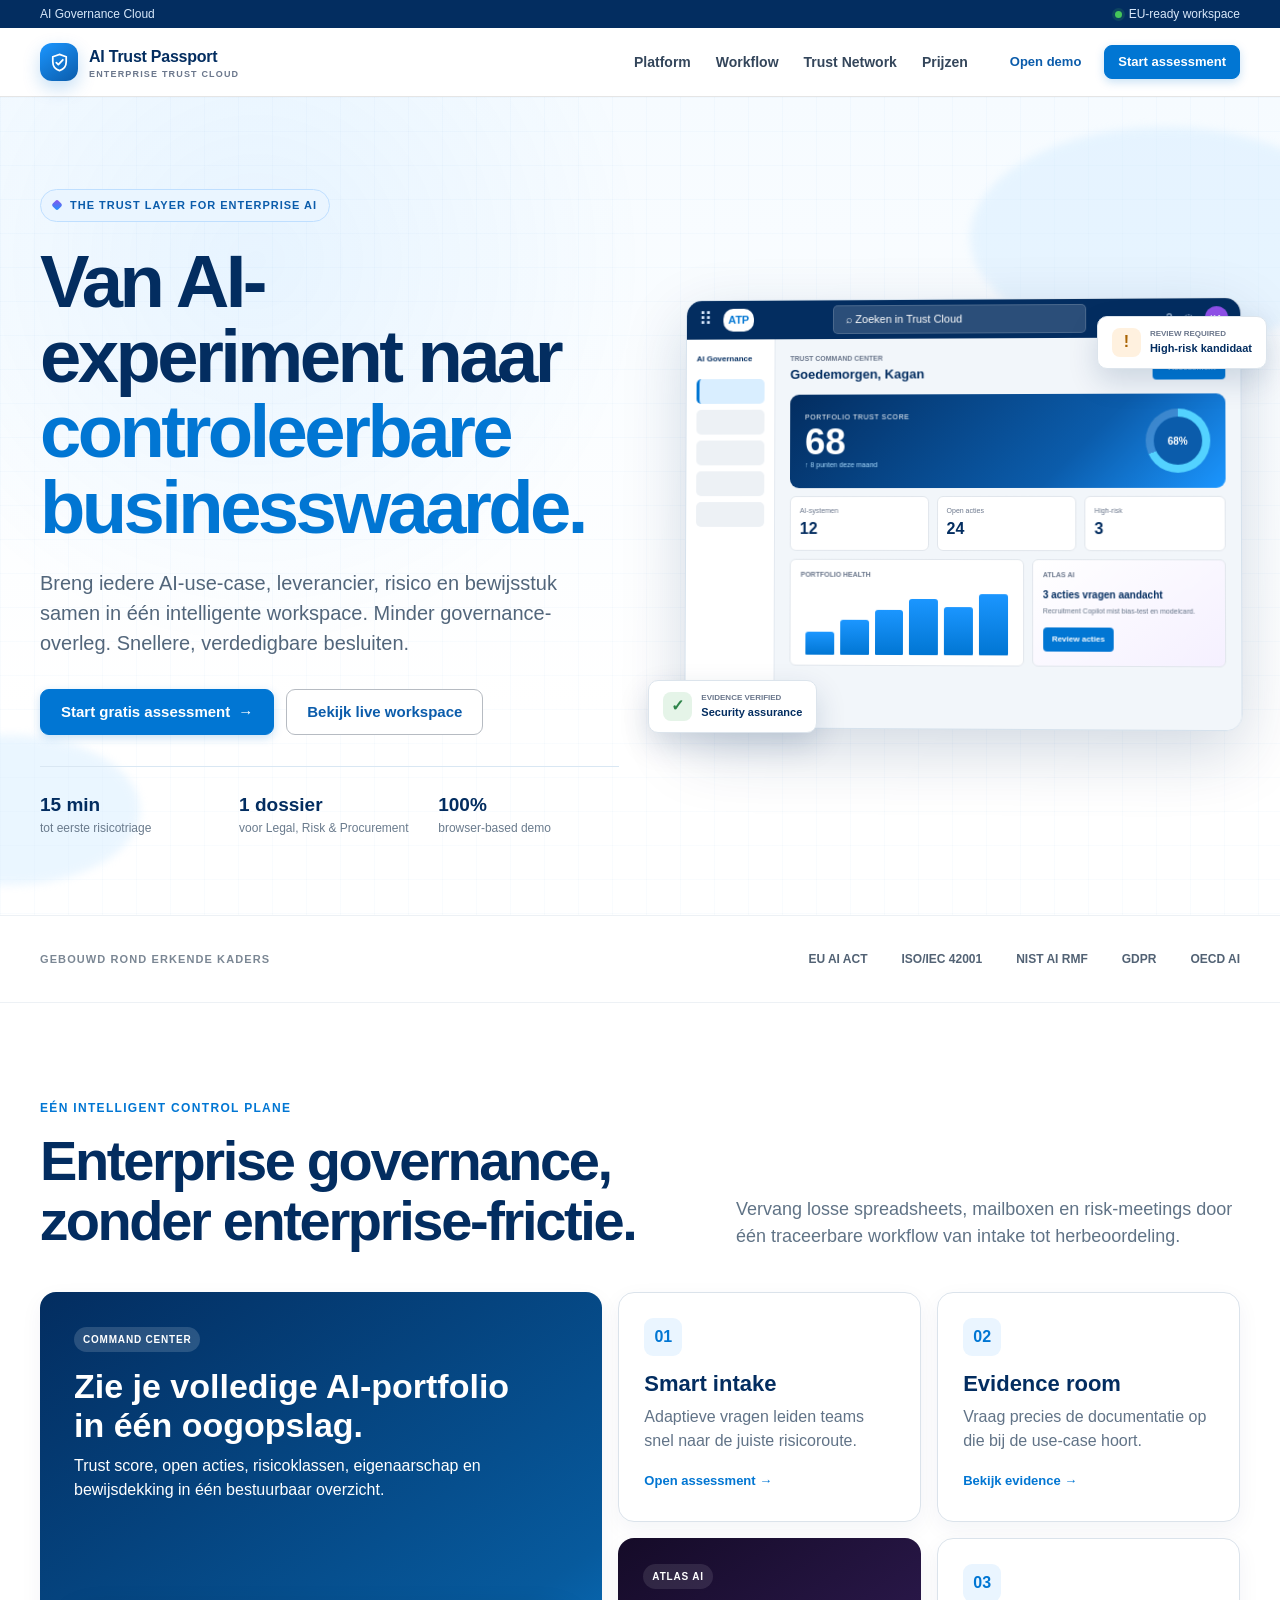
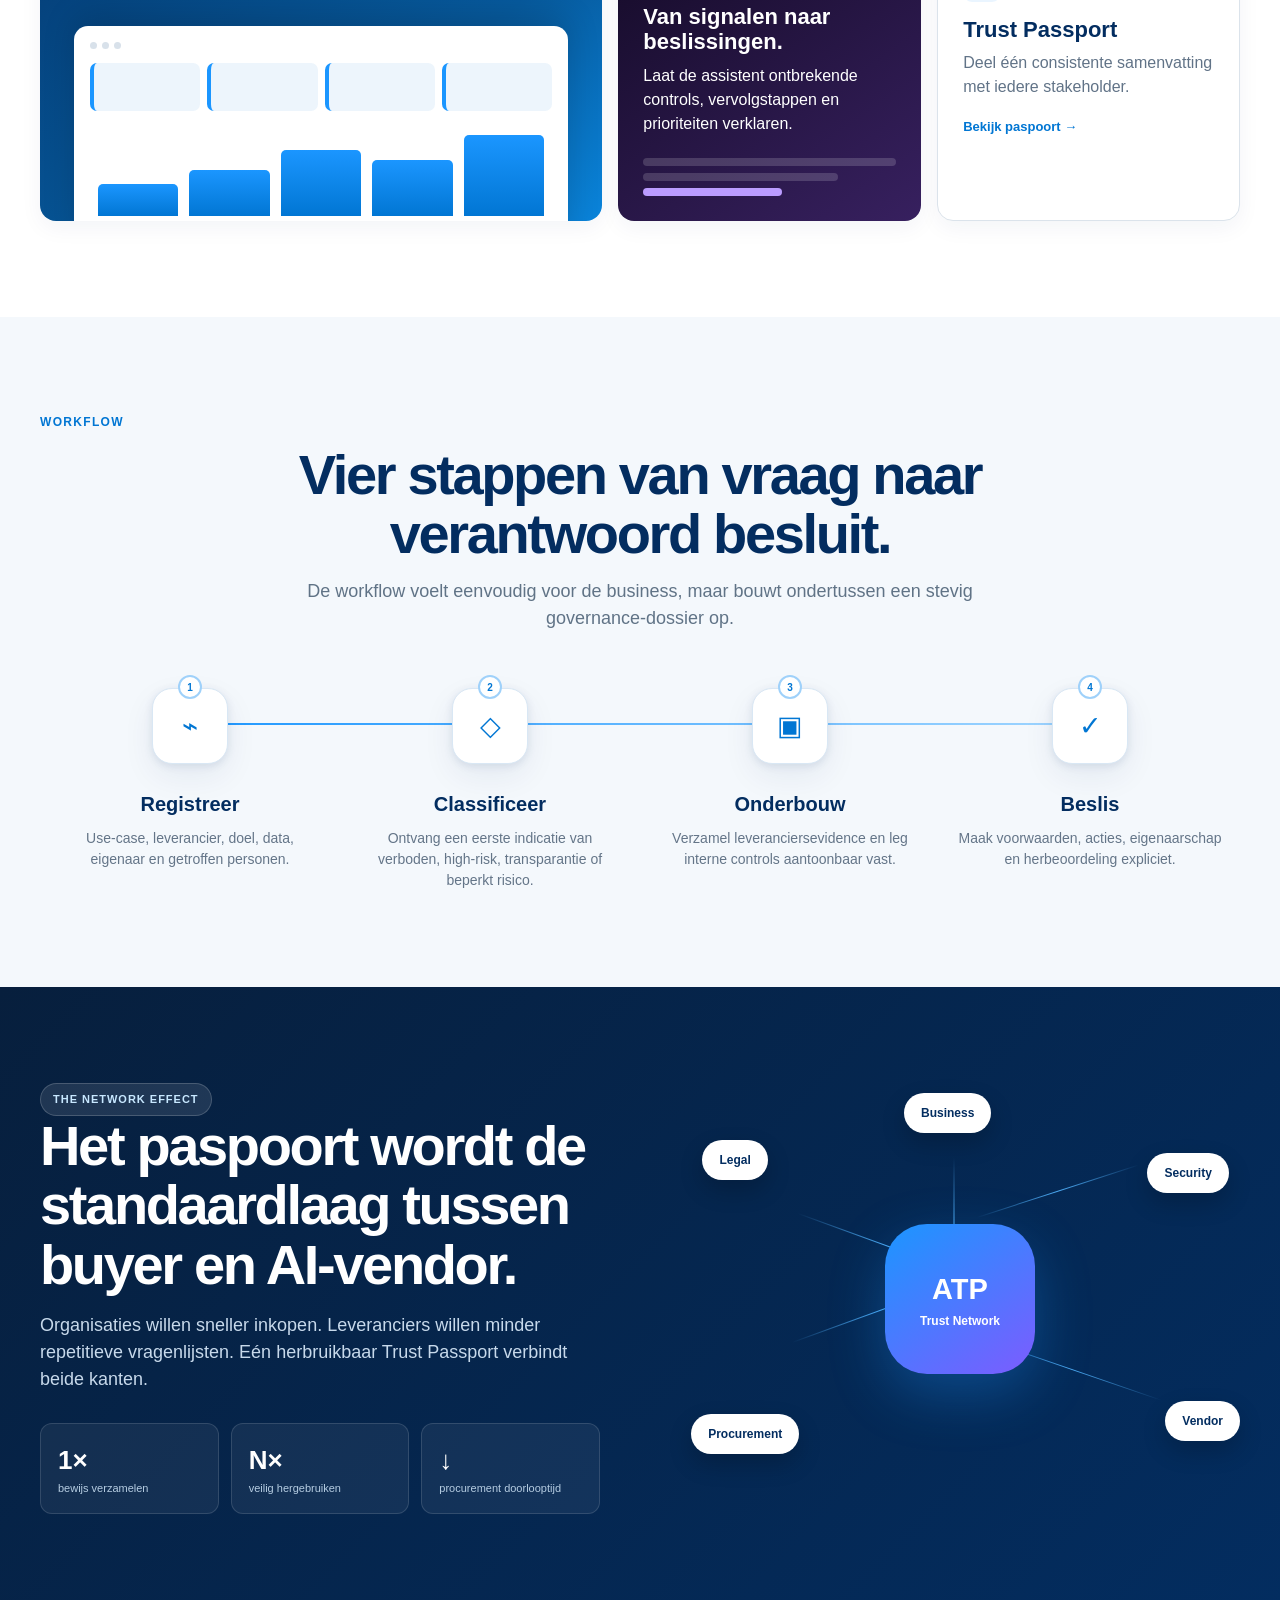
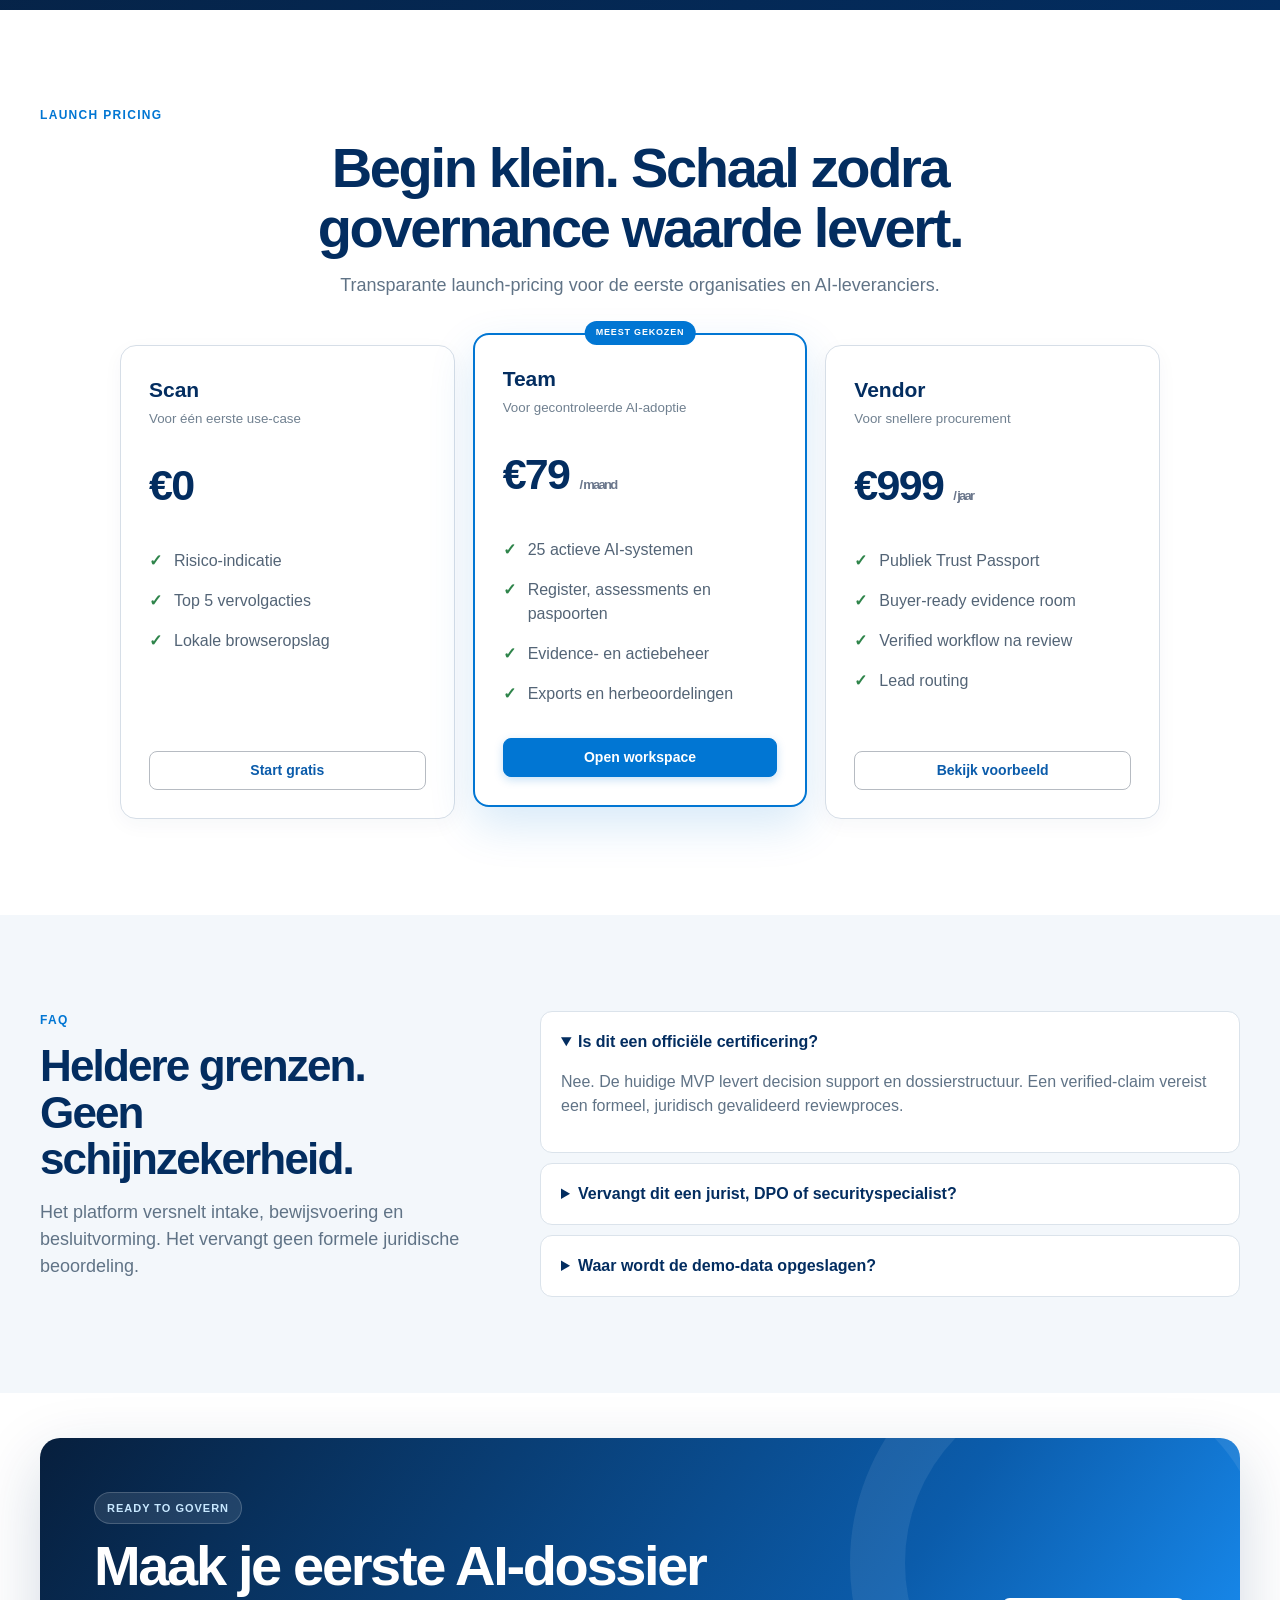
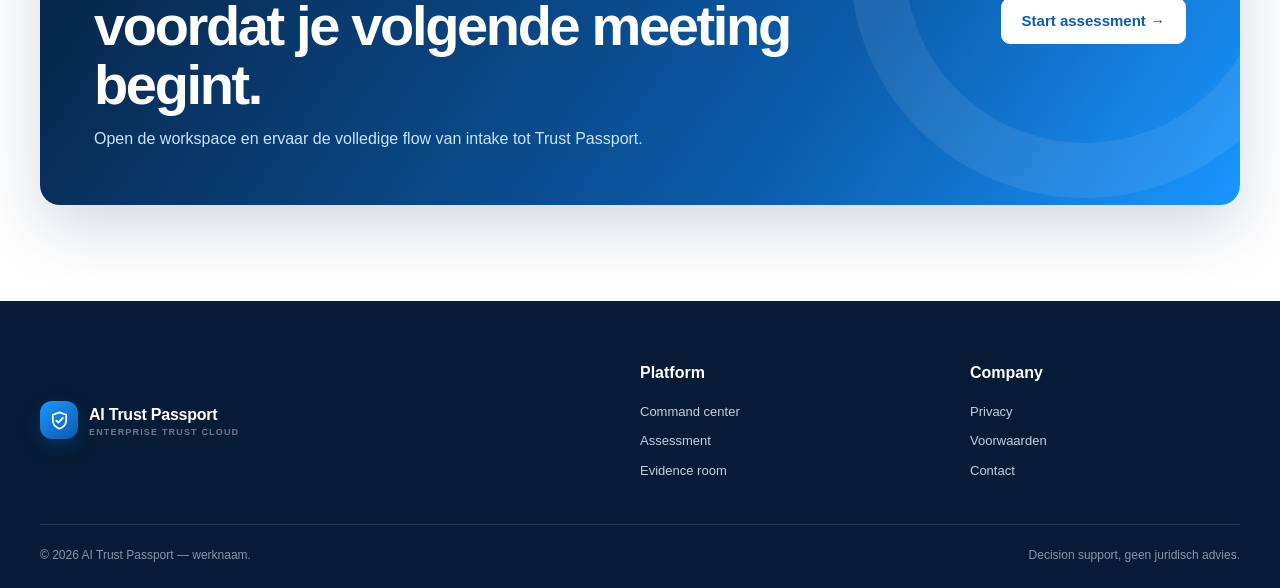
<file: ai-trust-passport/index.html>
<!doctype html>
<html lang="nl">
<head>
  <meta charset="utf-8">
  <meta name="viewport" content="width=device-width,initial-scale=1">
  <meta name="theme-color" content="#032d60">
  <title>AI Trust Passport — enterprise AI governance zonder frictie</title>
  <meta name="description" content="Beoordeel AI-leveranciers, leg risico's vast en bouw een auditklaar dossier in één enterprise workspace.">
  <link rel="stylesheet" href="assets/styles.css">
</head>
<body class="marketing-body">
  <header class="site-header">
    <div class="utility-bar"><div class="container utility-inner"><span>AI Governance Cloud</span><span class="utility-status"><i></i> EU-ready workspace</span></div></div>
    <nav class="nav"><div class="container nav-inner">
      <a class="brand" href="index.html" aria-label="AI Trust Passport home"><span class="brand-mark" aria-hidden="true"><svg viewBox="0 0 24 24" fill="none"><path d="M12 3.5 19 6v5.2c0 4.4-2.8 7.9-7 9.3-4.2-1.4-7-4.9-7-9.3V6l7-2.5Z" stroke="currentColor" stroke-width="1.8"/><path d="m8.7 12.1 2.1 2.1 4.7-5" stroke="currentColor" stroke-width="1.9" stroke-linecap="round" stroke-linejoin="round"/></svg></span><span>AI Trust Passport<small>Enterprise Trust Cloud</small></span></a>
      <div class="nav-links"><a href="#platform">Platform</a><a href="#workflow">Workflow</a><a href="#network">Trust Network</a><a href="#prijzen">Prijzen</a></div>
      <div class="nav-actions"><a class="btn btn-quiet btn-sm" href="app.html">Open demo</a><a class="btn btn-primary btn-sm" href="app.html#assessment">Start assessment</a></div><a class="mobile-cta" href="app.html">Demo</a>
    </div></nav>
  </header>
  <main>
    <section class="hero"><div class="hero-cloud cloud-a"></div><div class="hero-cloud cloud-b"></div><div class="container hero-grid">
      <div class="hero-copy"><span class="eyebrow"><span class="spark-dot"></span> The trust layer for enterprise AI</span><h1>Van AI-experiment naar <span>controleerbare businesswaarde.</span></h1><p class="hero-lead">Breng iedere AI-use-case, leverancier, risico en bewijsstuk samen in één intelligente workspace. Minder governance-overleg. Snellere, verdedigbare besluiten.</p><div class="hero-actions"><a class="btn btn-primary btn-lg" href="app.html#assessment">Start gratis assessment <span>→</span></a><a class="btn btn-secondary btn-lg" href="app.html">Bekijk live workspace</a></div><div class="hero-proof"><div><strong>15 min</strong><span>tot eerste risicotriage</span></div><div><strong>1 dossier</strong><span>voor Legal, Risk & Procurement</span></div><div><strong>100%</strong><span>browser-based demo</span></div></div></div>
      <div class="product-stage"><div class="stage-glow"></div><div class="product-window"><div class="window-globalbar"><span class="window-grid">⠿</span><span class="window-logo">ATP</span><div class="window-search">⌕ Zoeken in Trust Cloud</div><span>?</span><span>◌</span><span class="window-avatar">KA</span></div><div class="window-body"><aside class="window-sidebar"><div class="window-app">AI Governance</div><span class="active"></span><span></span><span></span><span></span><span></span></aside><div class="window-main"><div class="window-head"><div><small>TRUST COMMAND CENTER</small><strong>Goedemorgen, Kagan</strong></div><button>+ Assessment</button></div><div class="window-hero"><div><small>PORTFOLIO TRUST SCORE</small><strong>68</strong><span>↑ 8 punten deze maand</span></div><div class="mini-ring"><b>68%</b></div></div><div class="window-metrics"><div><span>AI-systemen</span><b>12</b></div><div><span>Open acties</span><b>24</b></div><div><span>High-risk</span><b>3</b></div></div><div class="window-panels"><div class="window-chart"><small>PORTFOLIO HEALTH</small><div class="mini-bars"><i style="height:35%"></i><i style="height:52%"></i><i style="height:67%"></i><i style="height:83%"></i><i style="height:72%"></i><i style="height:91%"></i></div></div><div class="window-assistant"><small>ATLAS AI</small><b>3 acties vragen aandacht</b><span>Recruitment Copilot mist bias-test en modelcard.</span><button>Review acties</button></div></div></div></div></div><div class="floating-card floating-one"><span class="float-icon good">✓</span><div><small>Evidence verified</small><strong>Security assurance</strong></div></div><div class="floating-card floating-two"><span class="float-icon warn">!</span><div><small>Review required</small><strong>High-risk kandidaat</strong></div></div></div>
    </div></section>
    <section class="trust-strip"><div class="container trust-inner"><p>Gebouwd rond erkende kaders</p><div class="frameworks"><span>EU AI ACT</span><span>ISO/IEC 42001</span><span>NIST AI RMF</span><span>GDPR</span><span>OECD AI</span></div></div></section>
    <section id="platform" class="section section-white"><div class="container"><div class="section-kicker">Eén intelligent control plane</div><div class="section-head split-head"><h2>Enterprise governance, zonder enterprise-frictie.</h2><p>Vervang losse spreadsheets, mailboxen en risk-meetings door één traceerbare workflow van intake tot herbeoordeling.</p></div><div class="feature-bento"><article class="feature-card feature-large feature-blue"><div class="feature-copy"><span class="feature-tag">Command center</span><h3>Zie je volledige AI-portfolio in één oogopslag.</h3><p>Trust score, open acties, risicoklassen, eigenaarschap en bewijsdekking in één bestuurbaar overzicht.</p></div><div class="dashboard-illustration"><div class="ill-top"><span></span><span></span><span></span></div><div class="ill-grid"><i></i><i></i><i></i><i></i></div><div class="ill-chart"><b></b><b></b><b></b><b></b><b></b></div></div></article><article class="feature-card"><span class="feature-icon">01</span><h3>Smart intake</h3><p>Adaptieve vragen leiden teams snel naar de juiste risicoroute.</p><a href="app.html#assessment">Open assessment →</a></article><article class="feature-card"><span class="feature-icon">02</span><h3>Evidence room</h3><p>Vraag precies de documentatie op die bij de use-case hoort.</p><a href="app.html#evidence">Bekijk evidence →</a></article><article class="feature-card feature-dark"><span class="feature-tag">Atlas AI</span><h3>Van signalen naar beslissingen.</h3><p>Laat de assistent ontbrekende controls, vervolgstappen en prioriteiten verklaren.</p><div class="assistant-lines"><i></i><i></i><i></i></div></article><article class="feature-card"><span class="feature-icon">03</span><h3>Trust Passport</h3><p>Deel één consistente samenvatting met iedere stakeholder.</p><a href="app.html#passport">Bekijk paspoort →</a></article></div></div></section>
    <section id="workflow" class="section process-section"><div class="container"><div class="section-kicker">Workflow</div><div class="section-head centered-head"><h2>Vier stappen van vraag naar verantwoord besluit.</h2><p>De workflow voelt eenvoudig voor de business, maar bouwt ondertussen een stevig governance-dossier op.</p></div><div class="process-grid"><article><span>1</span><div class="process-icon">⌁</div><h3>Registreer</h3><p>Use-case, leverancier, doel, data, eigenaar en getroffen personen.</p></article><article><span>2</span><div class="process-icon">◇</div><h3>Classificeer</h3><p>Ontvang een eerste indicatie van verboden, high-risk, transparantie of beperkt risico.</p></article><article><span>3</span><div class="process-icon">▣</div><h3>Onderbouw</h3><p>Verzamel leveranciersevidence en leg interne controls aantoonbaar vast.</p></article><article><span>4</span><div class="process-icon">✓</div><h3>Beslis</h3><p>Maak voorwaarden, acties, eigenaarschap en herbeoordeling expliciet.</p></article></div></div></section>
    <section id="network" class="section section-navy"><div class="container network-grid"><div><span class="eyebrow eyebrow-dark">The network effect</span><h2>Het paspoort wordt de standaardlaag tussen buyer en AI-vendor.</h2><p>Organisaties willen sneller inkopen. Leveranciers willen minder repetitieve vragenlijsten. Eén herbruikbaar Trust Passport verbindt beide kanten.</p><div class="network-stats"><div><strong>1×</strong><span>bewijs verzamelen</span></div><div><strong>N×</strong><span>veilig hergebruiken</span></div><div><strong>↓</strong><span>procurement doorlooptijd</span></div></div></div><div class="network-map"><div class="network-core"><span>ATP</span><b>Trust Network</b></div><div class="network-node node-one">Legal</div><div class="network-node node-two">Security</div><div class="network-node node-three">Vendor</div><div class="network-node node-four">Procurement</div><div class="network-node node-five">Business</div><i class="line-one"></i><i class="line-two"></i><i class="line-three"></i><i class="line-four"></i><i class="line-five"></i></div></div></section>
    <section id="prijzen" class="section section-white"><div class="container"><div class="section-kicker">Launch pricing</div><div class="section-head centered-head"><h2>Begin klein. Schaal zodra governance waarde levert.</h2><p>Transparante launch-pricing voor de eerste organisaties en AI-leveranciers.</p></div><div class="pricing"><article class="price-card"><div class="price-head"><span>Scan</span><small>Voor één eerste use-case</small></div><div class="price">€0</div><ul><li>Risico-indicatie</li><li>Top 5 vervolgacties</li><li>Lokale browseropslag</li></ul><a class="btn btn-secondary" href="app.html#assessment">Start gratis</a></article><article class="price-card featured"><div class="popular">MEEST GEKOZEN</div><div class="price-head"><span>Team</span><small>Voor gecontroleerde AI-adoptie</small></div><div class="price">€79 <small>/ maand</small></div><ul><li>25 actieve AI-systemen</li><li>Register, assessments en paspoorten</li><li>Evidence- en actiebeheer</li><li>Exports en herbeoordelingen</li></ul><a class="btn btn-primary" href="app.html">Open workspace</a></article><article class="price-card"><div class="price-head"><span>Vendor</span><small>Voor snellere procurement</small></div><div class="price">€999 <small>/ jaar</small></div><ul><li>Publiek Trust Passport</li><li>Buyer-ready evidence room</li><li>Verified workflow na review</li><li>Lead routing</li></ul><a class="btn btn-secondary" href="app.html#passport">Bekijk voorbeeld</a></article></div></div></section>
    <section class="section faq-section"><div class="container faq-grid"><div><div class="section-kicker">FAQ</div><h2>Heldere grenzen. Geen schijnzekerheid.</h2><p>Het platform versnelt intake, bewijsvoering en besluitvorming. Het vervangt geen formele juridische beoordeling.</p></div><div class="faq"><details open><summary>Is dit een officiële certificering?</summary><p>Nee. De huidige MVP levert decision support en dossierstructuur. Een verified-claim vereist een formeel, juridisch gevalideerd reviewproces.</p></details><details><summary>Vervangt dit een jurist, DPO of securityspecialist?</summary><p>Nee. Het haalt repetitief intakewerk weg zodat experts hun tijd aan echte uitzonderingen en risico’s besteden.</p></details><details><summary>Waar wordt de demo-data opgeslagen?</summary><p>Alleen lokaal in je browser. Een productieversie vereist EU-hosting, toegangsbeheer, encryptie, logging en contractuele waarborgen.</p></details></div></div></section>
    <section class="section section-white cta-section"><div class="container"><div class="cta"><div><span class="eyebrow eyebrow-dark">Ready to govern</span><h2>Maak je eerste AI-dossier voordat je volgende meeting begint.</h2><p>Open de workspace en ervaar de volledige flow van intake tot Trust Passport.</p></div><a class="btn btn-white btn-lg" href="app.html#assessment">Start assessment →</a></div></div></section>
  </main>
  <footer class="footer"><div class="container footer-main"><div class="brand footer-brand"><span class="brand-mark"><svg viewBox="0 0 24 24" fill="none"><path d="M12 3.5 19 6v5.2c0 4.4-2.8 7.9-7 9.3-4.2-1.4-7-4.9-7-9.3V6l7-2.5Z" stroke="currentColor" stroke-width="1.8"/><path d="m8.7 12.1 2.1 2.1 4.7-5" stroke="currentColor" stroke-width="1.9" stroke-linecap="round" stroke-linejoin="round"/></svg></span><span>AI Trust Passport<small>Enterprise Trust Cloud</small></span></div><div><strong>Platform</strong><a href="#platform">Command center</a><a href="#workflow">Assessment</a><a href="app.html#evidence">Evidence room</a></div><div><strong>Company</strong><a href="privacy.html">Privacy</a><a href="terms.html">Voorwaarden</a><a href="mailto:hello@example.com">Contact</a></div></div><div class="container footer-bottom"><span>© 2026 AI Trust Passport — werknaam.</span><span>Decision support, geen juridisch advies.</span></div></footer>
</body></html>
</file>
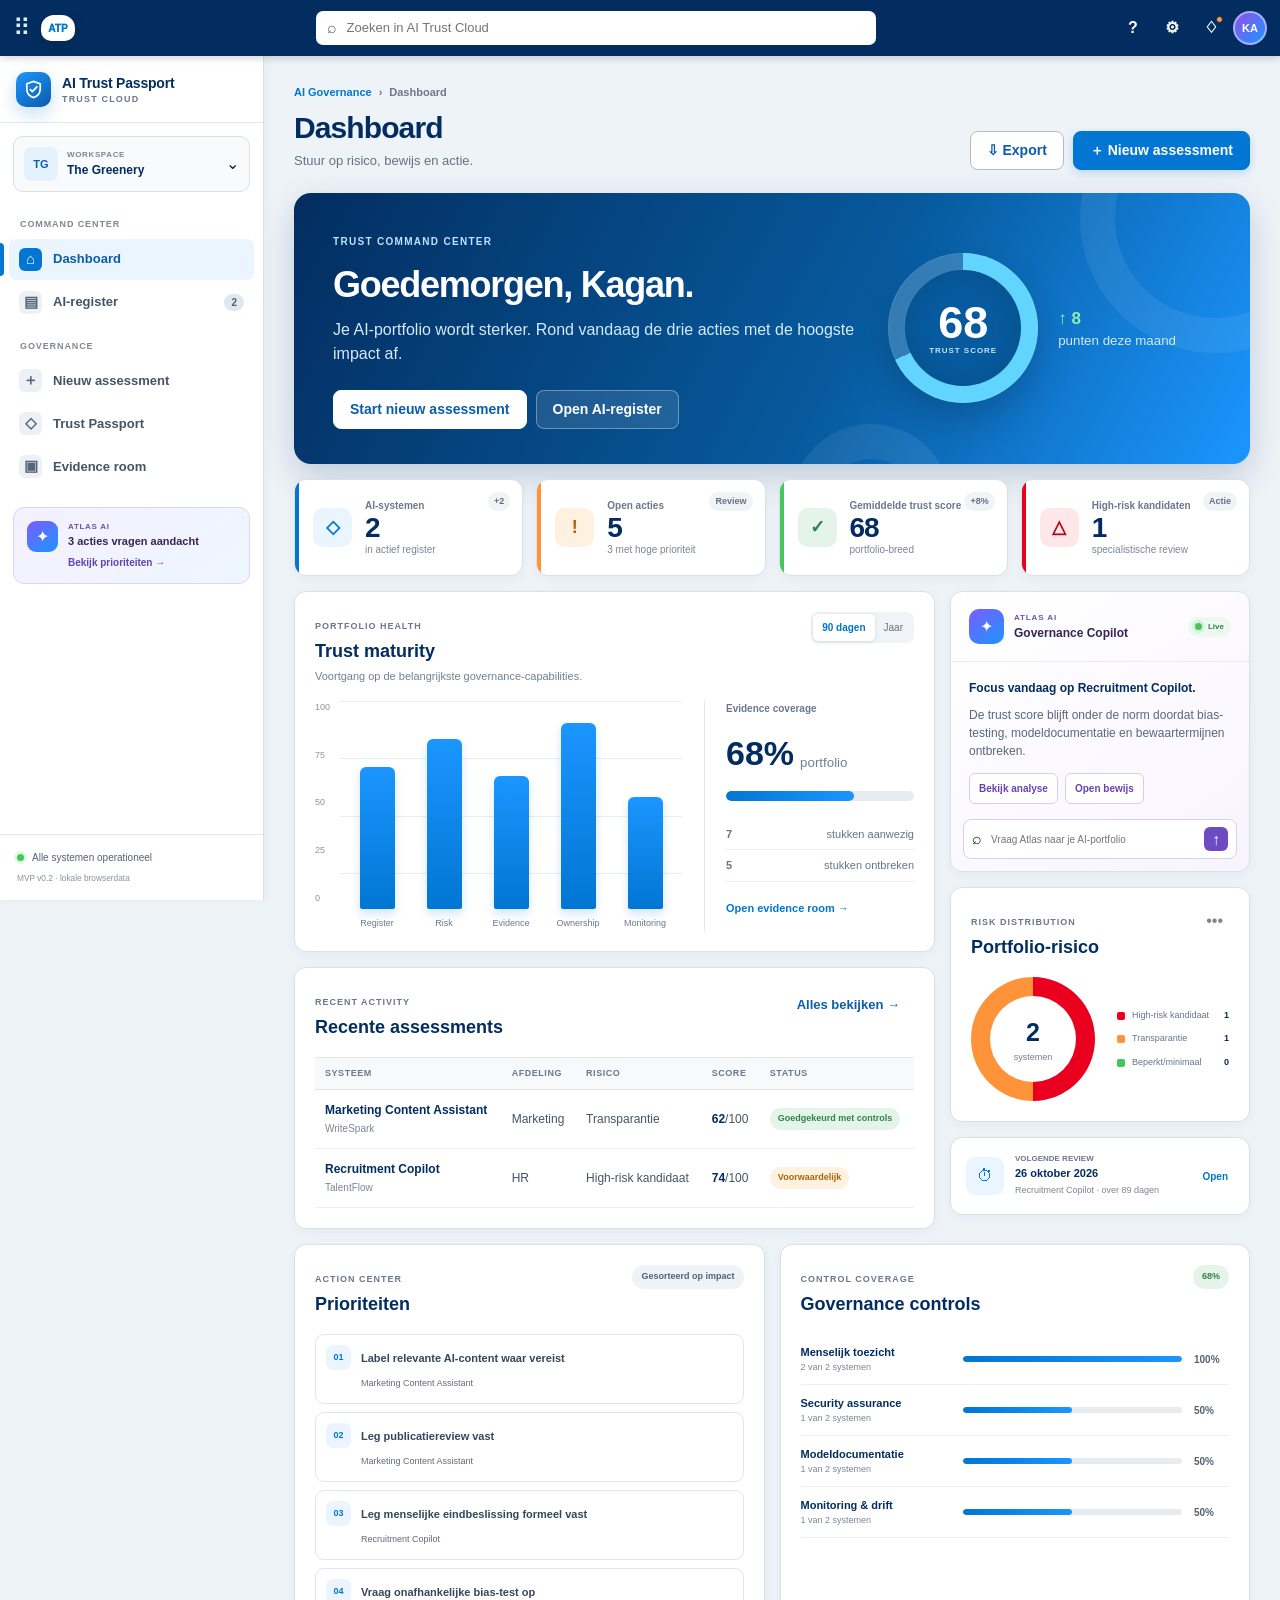
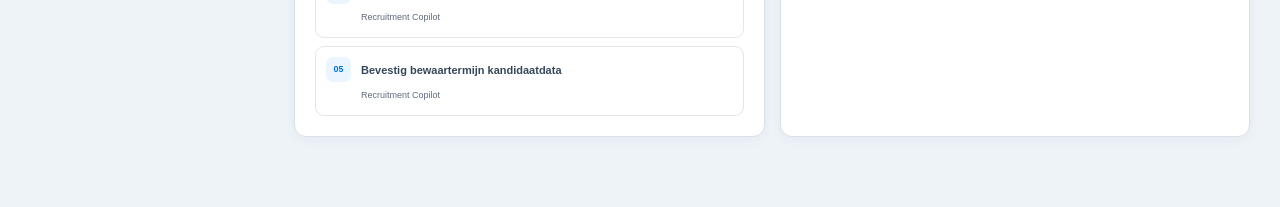
<file: ai-trust-passport/app.html>
<!doctype html><html lang="nl"><head><meta charset="utf-8"><meta name="viewport" content="width=device-width,initial-scale=1"><meta name="theme-color" content="#032d60"><title>AI Trust Passport — Trust Cloud</title><link rel="stylesheet" href="assets/styles.css"></head><body class="app-body"><div class="mobile-overlay" id="mobileOverlay" onclick="toggleSidebar(false)"></div><header class="global-header no-print"><button class="global-icon mobile-menu" aria-label="Menu openen" onclick="toggleSidebar()">☰</button><a class="global-brand" href="index.html"><span class="global-grid">⠿</span><span class="global-cloud">ATP</span></a><div class="global-search"><span>⌕</span><input id="globalSearch" aria-label="Zoeken" placeholder="Zoeken in AI Trust Cloud"></div><div class="global-actions"><button class="global-icon">?</button><button class="global-icon">⚙</button><button class="global-icon notification">♢<i></i></button><button class="avatar">KA</button></div></header><div class="app-shell"><aside class="sidebar no-print" id="sidebar"><div class="workspace-brand"><a class="brand" href="index.html"><span class="brand-mark"><svg viewBox="0 0 24 24" fill="none"><path d="M12 3.5 19 6v5.2c0 4.4-2.8 7.9-7 9.3-4.2-1.4-7-4.9-7-9.3V6l7-2.5Z" stroke="currentColor" stroke-width="1.8"/><path d="m8.7 12.1 2.1 2.1 4.7-5" stroke="currentColor" stroke-width="1.9" stroke-linecap="round" stroke-linejoin="round"/></svg></span><span>AI Trust Passport<small>Trust Cloud</small></span></a><button class="sidebar-close" onclick="toggleSidebar(false)">×</button></div><div class="workspace-switch"><span class="workspace-icon">TG</span><div><small>WORKSPACE</small><strong>The Greenery</strong></div><span>⌄</span></div><nav class="side-nav"><span class="nav-label">COMMAND CENTER</span><button data-view="dashboard" class="active"><span class="nav-icon">⌂</span><span>Dashboard</span></button><button data-view="register"><span class="nav-icon">▤</span><span>AI-register</span><span class="nav-count" id="navSystemCount">2</span></button><span class="nav-label">GOVERNANCE</span><button data-view="assessment"><span class="nav-icon">＋</span><span>Nieuw assessment</span></button><button data-view="passport"><span class="nav-icon">◇</span><span>Trust Passport</span></button><button data-view="evidence"><span class="nav-icon">▣</span><span>Evidence room</span></button></nav><div class="side-insight"><div class="insight-icon">✦</div><div><small>ATLAS AI</small><strong>3 acties vragen aandacht</strong><button onclick="showView('dashboard')">Bekijk prioriteiten →</button></div></div><div class="side-bottom"><div><span class="system-dot"></span> Alle systemen operationeel</div><small>MVP v0.2 · lokale browserdata</small></div></aside><main class="app-main"><div class="app-top no-print"><div><div class="breadcrumbs"><span>AI Governance</span><b>›</b><span id="breadcrumbCurrent">Dashboard</span></div><h1 id="viewTitle">Dashboard</h1><p id="viewSubtitle">Stuur op risico, bewijs en actie.</p></div><div class="page-actions"><button class="btn btn-secondary" onclick="exportCSV()">⇩ Export</button><button class="btn btn-primary" onclick="showView('assessment')">＋ Nieuw assessment</button></div></div><section id="dashboard" class="view active"><div class="command-hero"><div class="command-copy"><span class="command-kicker">TRUST COMMAND CENTER</span><h2>Goedemorgen, Kagan.</h2><p>Je AI-portfolio wordt sterker. Rond vandaag de drie acties met de hoogste impact af.</p><div class="command-actions"><button class="btn btn-white" onclick="showView('assessment')">Start nieuw assessment</button><button class="btn btn-glass" onclick="showView('register')">Open AI-register</button></div></div><div class="trust-overview"><div class="trust-ring" id="trustRing"><div><strong id="heroTrustScore">68</strong><span>TRUST SCORE</span></div></div><div class="trust-trend"><span>↑ 8</span><small>punten deze maand</small></div></div><div class="command-orb orb-one"></div><div class="command-orb orb-two"></div></div><div class="metric-grid"><article class="metric metric-blue"><div class="metric-icon">◇</div><div><small>AI-systemen</small><strong id="metricTotal">2</strong><span>in actief register</span></div><em>+2</em></article><article class="metric metric-amber"><div class="metric-icon">!</div><div><small>Open acties</small><strong id="metricActions">8</strong><span>3 met hoge prioriteit</span></div><em>Review</em></article><article class="metric metric-green"><div class="metric-icon">✓</div><div><small>Gemiddelde trust score</small><strong id="metricScore">68</strong><span>portfolio-breed</span></div><em>+8%</em></article><article class="metric metric-red"><div class="metric-icon">△</div><div><small>High-risk kandidaten</small><strong id="metricHigh">1</strong><span>specialistische review</span></div><em>Actie</em></article></div><div class="dashboard-grid"><div class="dashboard-primary"><div class="panel portfolio-panel"><div class="panel-head"><div><span class="panel-eyebrow">PORTFOLIO HEALTH</span><h2>Trust maturity</h2><p>Voortgang op de belangrijkste governance-capabilities.</p></div><div class="segmented"><button class="active">90 dagen</button><button>Jaar</button></div></div><div class="portfolio-content"><div class="maturity-chart"><div class="chart-axis"><span>100</span><span>75</span><span>50</span><span>25</span><span>0</span></div><div class="chart-area"><div class="grid-line l1"></div><div class="grid-line l2"></div><div class="grid-line l3"></div><div class="grid-line l4"></div><div class="maturity-bars"><div><i style="height:62%"></i><span>Register</span></div><div><i style="height:74%"></i><span>Risk</span></div><div><i style="height:58%"></i><span>Evidence</span></div><div><i style="height:81%"></i><span>Ownership</span></div><div><i style="height:49%"></i><span>Monitoring</span></div></div></div></div><div class="coverage-card"><span>Evidence coverage</span><div class="coverage-score"><strong id="coverageScore">68%</strong><small>portfolio</small></div><div class="risk-bar large"><i id="portfolioBar" style="width:68%"></i></div><ul><li><b>7</b> stukken aanwezig</li><li><b>5</b> stukken ontbreken</li></ul><button class="text-button" onclick="showView('evidence')">Open evidence room →</button></div></div></div><div class="panel recent-panel"><div class="panel-head"><div><span class="panel-eyebrow">RECENT ACTIVITY</span><h2>Recente assessments</h2></div><button class="btn btn-quiet btn-sm" onclick="showView('register')">Alles bekijken →</button></div><div class="table-wrap"><table><thead><tr><th>Systeem</th><th>Afdeling</th><th>Risico</th><th>Score</th><th>Status</th></tr></thead><tbody id="recentRows"></tbody></table></div></div></div><aside class="dashboard-aside"><div class="panel atlas-panel"><div class="atlas-head"><div class="atlas-logo">✦</div><div><span>ATLAS AI</span><strong>Governance Copilot</strong></div><span class="live-pill"><i></i> Live</span></div><div class="atlas-message"><p><strong>Focus vandaag op Recruitment Copilot.</strong></p><p>De trust score blijft onder de norm doordat bias-testing, modeldocumentatie en bewaartermijnen ontbreken.</p></div><div class="atlas-actions"><button onclick="showView('passport')">Bekijk analyse</button><button onclick="showView('evidence')">Open bewijs</button></div><div class="atlas-prompt"><span>⌕</span><input placeholder="Vraag Atlas naar je AI-portfolio"><button>↑</button></div></div><div class="panel risk-panel"><div class="panel-head"><div><span class="panel-eyebrow">RISK DISTRIBUTION</span><h2>Portfolio-risico</h2></div><button class="more-button">•••</button></div><div class="risk-donut"><div class="donut"><div><strong id="donutTotal">2</strong><span>systemen</span></div></div><div class="risk-legend"><div><i class="risk-high"></i><span>High-risk kandidaat</span><b id="riskHighCount">1</b></div><div><i class="risk-trans"></i><span>Transparantie</span><b id="riskTransparencyCount">1</b></div><div><i class="risk-low"></i><span>Beperkt/minimaal</span><b id="riskLowCount">0</b></div></div></div></div><div class="panel review-card"><div class="review-icon">⏱</div><div><span>VOLGENDE REVIEW</span><strong>26 oktober 2026</strong><p>Recruitment Copilot · over 89 dagen</p></div><button onclick="showView('passport')">Open</button></div></aside></div><div class="bottom-grid"><div class="panel"><div class="panel-head"><div><span class="panel-eyebrow">ACTION CENTER</span><h2>Prioriteiten</h2></div><span class="pill">Gesorteerd op impact</span></div><div class="action-list" id="priorityList"></div></div><div class="panel controls-panel"><div class="panel-head"><div><span class="panel-eyebrow">CONTROL COVERAGE</span><h2>Governance controls</h2></div><span class="score-pill">68%</span></div><div class="control-row"><div><span>Menselijk toezicht</span><small>2 van 2 systemen</small></div><div class="mini-progress"><i style="width:100%"></i></div><b>100%</b></div><div class="control-row"><div><span>Security assurance</span><small>1 van 2 systemen</small></div><div class="mini-progress"><i style="width:50%"></i></div><b>50%</b></div><div class="control-row"><div><span>Modeldocumentatie</span><small>1 van 2 systemen</small></div><div class="mini-progress"><i style="width:50%"></i></div><b>50%</b></div><div class="control-row"><div><span>Monitoring & drift</span><small>1 van 2 systemen</small></div><div class="mini-progress"><i style="width:50%"></i></div><b>50%</b></div></div></div></section><section id="register" class="view"><div class="panel object-header"><div class="object-icon">▤</div><div><span class="panel-eyebrow">AI GOVERNANCE OBJECT</span><h2>AI-register</h2><p>Centrale inventaris van systemen, use-cases, leveranciers en eigenaarschap.</p></div><div class="object-actions"><button class="btn btn-secondary" onclick="exportJSON()">JSON</button><button class="btn btn-secondary" onclick="exportCSV()">⇩ CSV export</button><button class="btn btn-primary" onclick="showView('assessment')">＋ Nieuw systeem</button></div></div><div class="panel register-panel"><div class="list-toolbar"><div class="list-title"><strong>Alle AI-systemen</strong><span id="registerCount">2 records</span></div><div class="list-tools"><div class="table-search"><span>⌕</span><input id="registerSearch" placeholder="Zoek systeem, leverancier of eigenaar"></div><button class="icon-button">☷</button><button class="icon-button" onclick="render()">↻</button></div></div><div class="table-wrap"><table class="register-table"><thead><tr><th>ID</th><th>Systeem</th><th>Leverancier</th><th>Use-case</th><th>Eigenaar</th><th>Risico</th><th>Trust score</th><th>Besluit</th></tr></thead><tbody id="registerRows"></tbody></table></div></div></section><section id="assessment" class="view"><div class="assessment-layout"><aside class="assessment-aside no-print"><span class="panel-eyebrow">SMART ASSESSMENT</span><h2>Bouw een verdedigbaar AI-dossier.</h2><p>De workflow past de risicoroute aan op basis van context, impact en beschikbare controls.</p><ol><li class="active"><span>1</span><div><b>Context</b><small>Systeem en eigenaar</small></div></li><li><span>2</span><div><b>Impact</b><small>Domein en betrokkenen</small></div></li><li><span>3</span><div><b>Screening</b><small>Verboden praktijken</small></div></li><li><span>4</span><div><b>Evidence</b><small>Controls en bewijs</small></div></li><li><span>5</span><div><b>Resultaat</b><small>Score en besluit</small></div></li></ol><div class="assessment-tip"><span>✦</span><div><b>Atlas tip</b><p>Beschrijf het beïnvloede besluit, niet alleen de technische functie.</p></div></div></aside><div class="panel form-card"><div class="form-header"><div><span class="panel-eyebrow">NIEUW ASSESSMENT</span><h2>AI-use-case beoordelen</h2></div><span class="draft-pill">Concept</span></div><div class="wizard-top"><span class="wizard-dot active"></span><span class="wizard-dot"></span><span class="wizard-dot"></span><span class="wizard-dot"></span><span class="wizard-dot"></span></div><form id="assessmentForm"><div class="form-step active"><h2>1. Context en eigenaarschap</h2><p>Registreer wat het systeem doet en wie verantwoordelijk is.</p><div class="form-grid"><div class="field"><label>Naam AI-systeem *</label><input name="systemName" required placeholder="Bijv. Recruitment Copilot"></div><div class="field"><label>Leverancier *</label><input name="vendor" required placeholder="Bijv. Vendor B.V."></div><div class="field full"><label>Use-case *</label><textarea name="useCase" required rows="4" placeholder="Beschrijf welke taak wordt ondersteund en welk besluit kan worden beïnvloed."></textarea><small>Tip: benoem gebruiker, output en beïnvloed besluit.</small></div><div class="field"><label>Afdeling</label><select name="department"><option>HR</option><option>Sales</option><option>Finance</option><option>Operations</option><option>IT</option><option>Marketing</option><option>Klantenservice</option><option>Overig</option></select></div><div class="field"><label>Business owner *</label><input name="owner" required placeholder="Naam of rol"></div><div class="field"><label>Jouw rol</label><select name="operatorRole"><option value="deployer">Gebruiker / deployer</option><option value="provider">Aanbieder / provider</option><option value="importer">Importeur</option><option value="distributor">Distributeur</option></select></div><div class="field"><label>Herbeoordeling</label><select name="reviewCycle"><option value="90">90 dagen</option><option value="180">180 dagen</option><option value="365">Jaarlijks</option></select></div></div></div><div class="form-step"><h2>2. Impact en risicodomein</h2><p>Selecteer alles wat van toepassing is. De uitkomst is een indicatie, geen juridisch oordeel.</p><div class="check-grid"><label class="check"><input type="checkbox" name="hr"><span><b>Werk en HR</b><br>Werving, selectie, promotie, taakverdeling of beoordeling.</span></label><label class="check"><input type="checkbox" name="education"><span><b>Onderwijs</b><br>Toelating, beoordeling of leerroute.</span></label><label class="check"><input type="checkbox" name="credit"><span><b>Krediet of essentiële dienst</b><br>Kredietwaardigheid, verzekering of toegang tot essentiële diensten.</span></label><label class="check"><input type="checkbox" name="health"><span><b>Gezondheid of veiligheid</b><br>Diagnose, behandeling of veiligheidskritische uitkomst.</span></label><label class="check"><input type="checkbox" name="biometric"><span><b>Biometrie</b><br>Identificatie, categorisering of herkenning.</span></label><label class="check"><input type="checkbox" name="publicAuthority"><span><b>Publieke of juridische besluitvorming</b><br>Handhaving, migratie, rechtspraak of uitkeringen.</span></label><label class="check"><input type="checkbox" name="personalData"><span><b>Persoonsgegevens</b><br>Het systeem verwerkt gegevens over personen.</span></label><label class="check"><input type="checkbox" name="specialData"><span><b>Bijzondere persoonsgegevens</b><br>Gezondheid, biometrie, religie of vergelijkbare categorieën.</span></label><label class="check"><input type="checkbox" name="externalInteraction"><span><b>Directe interactie</b><br>Personen communiceren rechtstreeks met AI.</span></label><label class="check"><input type="checkbox" name="generatedContent"><span><b>AI-gegenereerde content</b><br>Tekst, beeld, audio of video wordt extern gepubliceerd.</span></label></div></div><div class="form-step"><h2>3. Verboden-praktijken screening</h2><p>Een positief antwoord kan betekenen dat gebruik niet toegestaan is of specialistische beoordeling vereist.</p><div class="check-grid"><label class="check"><input type="checkbox" name="socialScoring"><span><b>Social scoring</b><br>Beoordelen van personen op gedrag of kenmerken met nadelige behandeling.</span></label><label class="check"><input type="checkbox" name="manipulation"><span><b>Schadelijke manipulatie</b><br>Subliminale of misleidende technieken die besluitvorming wezenlijk verstoren.</span></label><label class="check"><input type="checkbox" name="facialScraping"><span><b>Ongerichte gezichtsdatabank</b><br>Scraping van gezichtsbeelden uit internet of camerabeelden.</span></label><label class="check"><input type="checkbox" name="emotionWork"><span><b>Emotieherkenning op werk/onderwijs</b><br>Emoties afleiden in werk- of onderwijscontext.</span></label></div><div class="notice danger-notice">Stop bij een mogelijke verboden praktijk. Laat Legal/Privacy de context, uitzonderingen en exacte wettelijke definitie beoordelen.</div></div><div class="form-step"><h2>4. Leveranciersbewijs en controls</h2><p>Vink alleen aan wat aantoonbaar beschikbaar en beoordeeld is.</p><div class="check-grid"><label class="check"><input type="checkbox" name="dpa"><span>DPA / privacyvoorwaarden</span></label><label class="check"><input type="checkbox" name="security"><span>ISO 27001, SOC 2 of gelijkwaardig bewijs</span></label><label class="check"><input type="checkbox" name="modelCard"><span>Model- of systemcard met beperkingen</span></label><label class="check"><input type="checkbox" name="subprocessors"><span>Subprocessors en datalocaties</span></label><label class="check"><input type="checkbox" name="incident"><span>Incident-, klacht- en escalatieproces</span></label><label class="check"><input type="checkbox" name="change"><span>Wijzigings- en releasecommunicatie</span></label><label class="check"><input type="checkbox" name="humanOversight"><span>Menselijk toezicht en override</span></label><label class="check"><input type="checkbox" name="logging"><span>Logging en traceerbaarheid</span></label><label class="check"><input type="checkbox" name="monitoring"><span>Monitoring op prestaties en drift</span></label><label class="check"><input type="checkbox" name="fallback"><span>Fallbackproces bij storing</span></label><label class="check"><input type="checkbox" name="appeal"><span>Bezwaar of menselijke herbeoordeling</span></label><label class="check"><input type="checkbox" name="aiLiteracy"><span>AI-geletterdheid voor gebruikers</span></label></div></div><div class="form-step"><h2>5. Resultaat</h2><p>Controleer de gegenereerde indicatie en sla deze op in het register.</p><div id="resultContent"></div></div><div class="wizard-actions"><button type="button" class="btn btn-secondary" id="prevBtn" disabled>← Vorige</button><div><button type="button" class="btn btn-quiet" onclick="showView('dashboard')">Opslaan als concept</button><button type="button" class="btn btn-primary" id="nextBtn">Volgende →</button></div></div></form></div></div></section><section id="passport" class="view printable"><div id="passportContent"></div></section><section id="evidence" class="view"><div class="panel object-header"><div class="object-icon evidence-object">▣</div><div><span class="panel-eyebrow">EVIDENCE MANAGEMENT</span><h2>Evidence room</h2><p>Maak per AI-systeem zichtbaar wat aanwezig, gevalideerd of nog ontbrekend is.</p></div><div class="object-actions"><span class="pill">Demo workspace</span><button class="btn btn-primary" onclick="showView('assessment')">＋ Evidence aanvragen</button></div></div><div class="evidence-layout"><div class="panel"><div class="panel-head"><div><span class="panel-eyebrow">DOCUMENT CHECKLIST</span><h2>Bewijsstukken</h2></div><div class="evidence-filter"><button class="active">Alles</button><button>Ontbreekt</button><button>Aanwezig</button></div></div><div class="evidence-list" id="evidenceList"></div></div><aside class="panel evidence-summary"><span class="panel-eyebrow">DOSSIER STATUS</span><div class="summary-ring"><div><strong>58%</strong><span>compleet</span></div></div><h3>Recruitment Copilot</h3><p>7 van 12 vereiste bewijs- en controlepunten zijn vastgelegd.</p><div class="summary-stat"><span>Gevalideerd</span><b>5</b></div><div class="summary-stat"><span>In review</span><b>2</b></div><div class="summary-stat"><span>Ontbreekt</span><b>5</b></div><div class="notice">Productieversie: versleutelde EU-opslag, versiebeheer, toegangsrechten, retentie en auditlog.</div></aside></div></section></main></div><div class="toast" id="toast"><span>✓</span><div><strong id="toastTitle">Opgeslagen</strong><small id="toastText">De wijziging is verwerkt.</small></div></div><script src="assets/app.js"></script></body></html>
</file>
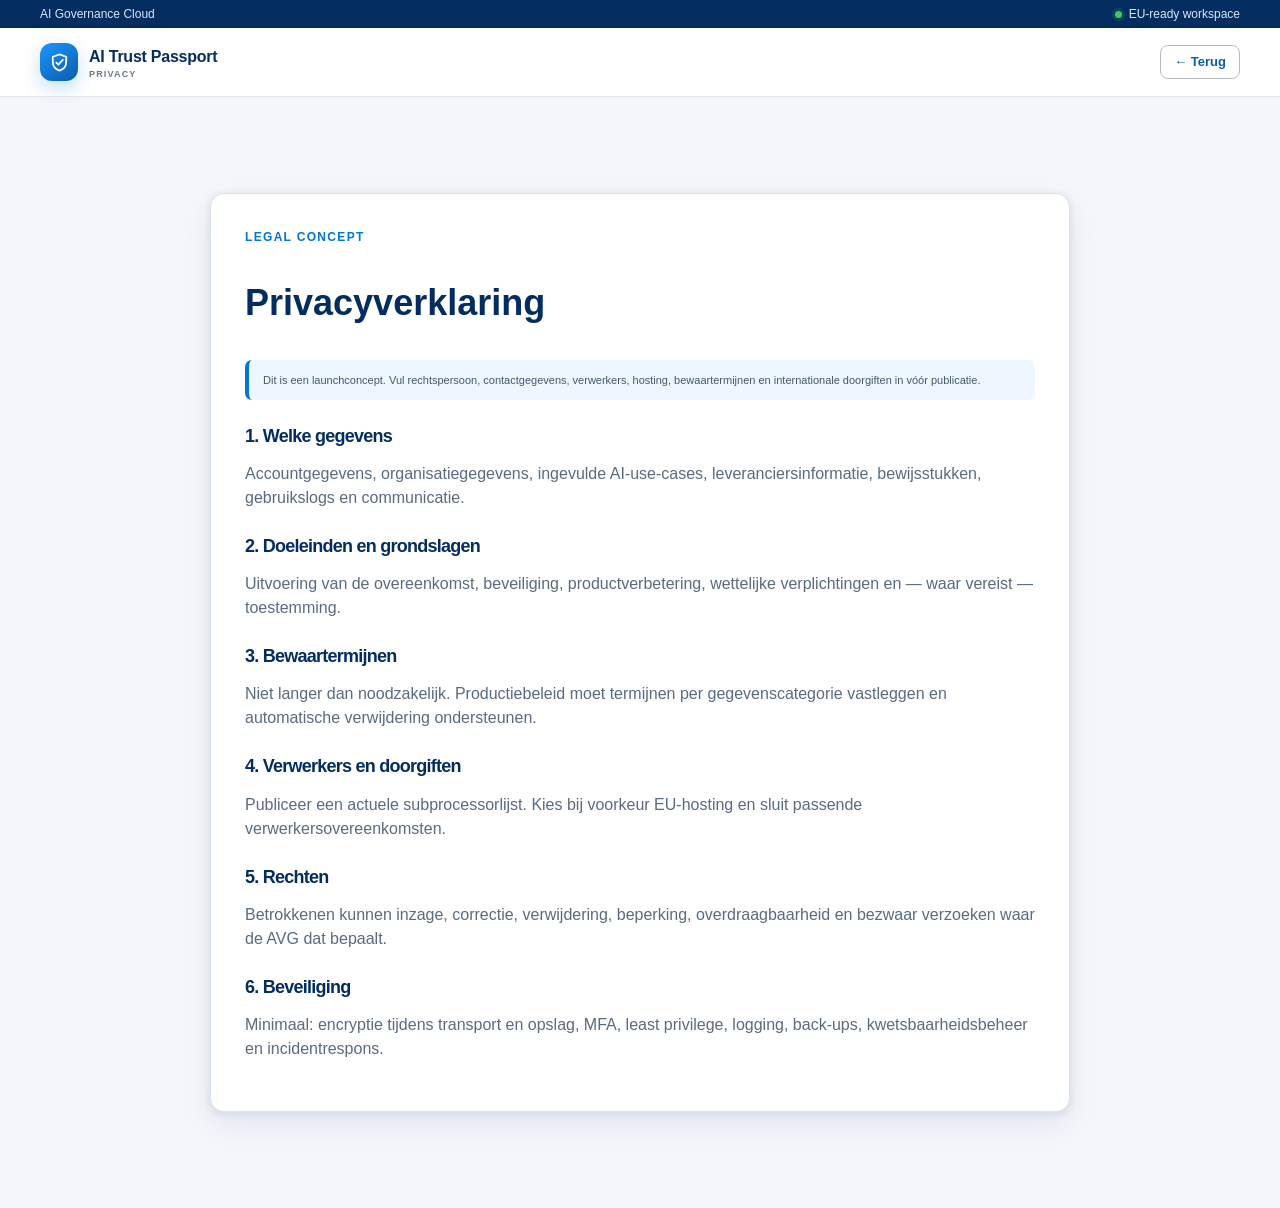
<file: ai-trust-passport/privacy.html>
<!doctype html><html lang="nl"><head><meta charset="utf-8"><meta name="viewport" content="width=device-width,initial-scale=1"><meta name="theme-color" content="#032d60"><title>Privacy — AI Trust Passport</title><link rel="stylesheet" href="assets/styles.css"></head><body><header class="site-header"><div class="utility-bar"><div class="container utility-inner"><span>AI Governance Cloud</span><span class="utility-status"><i></i> EU-ready workspace</span></div></div><nav class="nav"><div class="container nav-inner"><a class="brand" href="index.html"><span class="brand-mark"><svg viewBox="0 0 24 24" fill="none"><path d="M12 3.5 19 6v5.2c0 4.4-2.8 7.9-7 9.3-4.2-1.4-7-4.9-7-9.3V6l7-2.5Z" stroke="currentColor" stroke-width="1.8"/><path d="m8.7 12.1 2.1 2.1 4.7-5" stroke="currentColor" stroke-width="1.9" stroke-linecap="round" stroke-linejoin="round"/></svg></span><span>AI Trust Passport<small>Privacy</small></span></a><div class="nav-actions" style="margin-left:auto"><a class="btn btn-secondary btn-sm" href="index.html">← Terug</a></div></div></nav></header><main class="section"><div class="container legal-main"><article class="legal-card"><div class="section-kicker">Legal concept</div><h1>Privacyverklaring</h1><div class="notice">Dit is een launchconcept. Vul rechtspersoon, contactgegevens, verwerkers, hosting, bewaartermijnen en internationale doorgiften in vóór publicatie.</div><h2>1. Welke gegevens</h2><p>Accountgegevens, organisatiegegevens, ingevulde AI-use-cases, leveranciersinformatie, bewijsstukken, gebruikslogs en communicatie.</p><h2>2. Doeleinden en grondslagen</h2><p>Uitvoering van de overeenkomst, beveiliging, productverbetering, wettelijke verplichtingen en — waar vereist — toestemming.</p><h2>3. Bewaartermijnen</h2><p>Niet langer dan noodzakelijk. Productiebeleid moet termijnen per gegevenscategorie vastleggen en automatische verwijdering ondersteunen.</p><h2>4. Verwerkers en doorgiften</h2><p>Publiceer een actuele subprocessorlijst. Kies bij voorkeur EU-hosting en sluit passende verwerkersovereenkomsten.</p><h2>5. Rechten</h2><p>Betrokkenen kunnen inzage, correctie, verwijdering, beperking, overdraagbaarheid en bezwaar verzoeken waar de AVG dat bepaalt.</p><h2>6. Beveiliging</h2><p>Minimaal: encryptie tijdens transport en opslag, MFA, least privilege, logging, back-ups, kwetsbaarheidsbeheer en incidentrespons.</p></article></div></main></body></html>
</file>
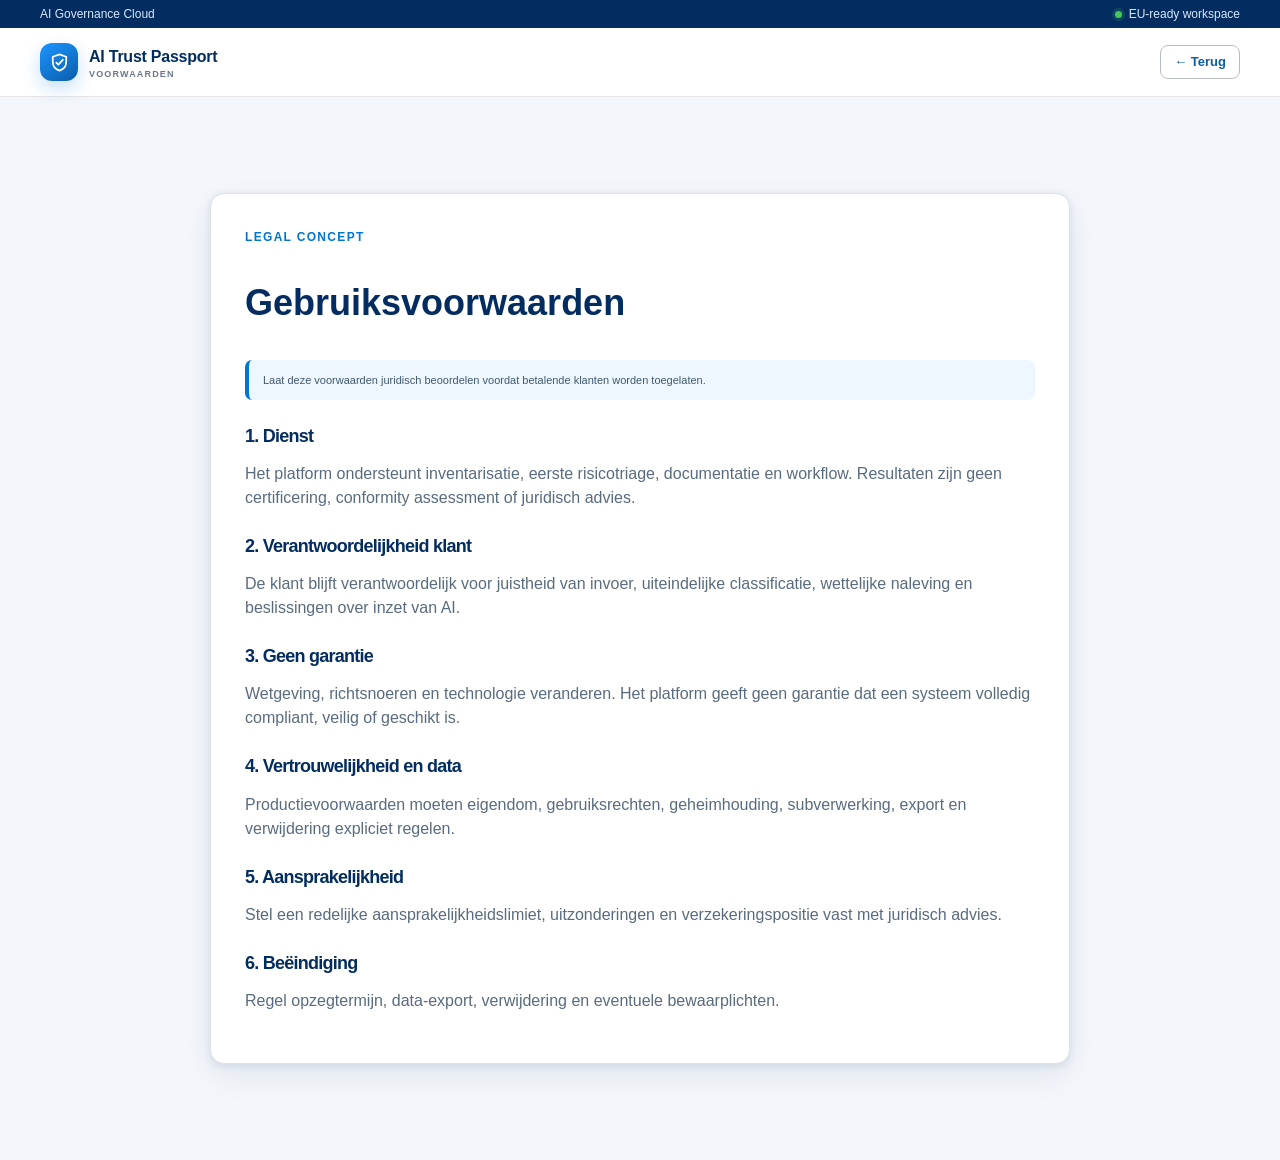
<file: ai-trust-passport/terms.html>
<!doctype html><html lang="nl"><head><meta charset="utf-8"><meta name="viewport" content="width=device-width,initial-scale=1"><meta name="theme-color" content="#032d60"><title>Voorwaarden — AI Trust Passport</title><link rel="stylesheet" href="assets/styles.css"></head><body><header class="site-header"><div class="utility-bar"><div class="container utility-inner"><span>AI Governance Cloud</span><span class="utility-status"><i></i> EU-ready workspace</span></div></div><nav class="nav"><div class="container nav-inner"><a class="brand" href="index.html"><span class="brand-mark"><svg viewBox="0 0 24 24" fill="none"><path d="M12 3.5 19 6v5.2c0 4.4-2.8 7.9-7 9.3-4.2-1.4-7-4.9-7-9.3V6l7-2.5Z" stroke="currentColor" stroke-width="1.8"/><path d="m8.7 12.1 2.1 2.1 4.7-5" stroke="currentColor" stroke-width="1.9" stroke-linecap="round" stroke-linejoin="round"/></svg></span><span>AI Trust Passport<small>Voorwaarden</small></span></a><div class="nav-actions" style="margin-left:auto"><a class="btn btn-secondary btn-sm" href="index.html">← Terug</a></div></div></nav></header><main class="section"><div class="container legal-main"><article class="legal-card"><div class="section-kicker">Legal concept</div><h1>Gebruiksvoorwaarden</h1><div class="notice">Laat deze voorwaarden juridisch beoordelen voordat betalende klanten worden toegelaten.</div><h2>1. Dienst</h2><p>Het platform ondersteunt inventarisatie, eerste risicotriage, documentatie en workflow. Resultaten zijn geen certificering, conformity assessment of juridisch advies.</p><h2>2. Verantwoordelijkheid klant</h2><p>De klant blijft verantwoordelijk voor juistheid van invoer, uiteindelijke classificatie, wettelijke naleving en beslissingen over inzet van AI.</p><h2>3. Geen garantie</h2><p>Wetgeving, richtsnoeren en technologie veranderen. Het platform geeft geen garantie dat een systeem volledig compliant, veilig of geschikt is.</p><h2>4. Vertrouwelijkheid en data</h2><p>Productievoorwaarden moeten eigendom, gebruiksrechten, geheimhouding, subverwerking, export en verwijdering expliciet regelen.</p><h2>5. Aansprakelijkheid</h2><p>Stel een redelijke aansprakelijkheidslimiet, uitzonderingen en verzekeringspositie vast met juridisch advies.</p><h2>6. Beëindiging</h2><p>Regel opzegtermijn, data-export, verwijdering en eventuele bewaarplichten.</p></article></div></main></body></html>
</file>
<file: ai-trust-passport/assets/styles.css>
:root{
  --navy:#032d60;--navy-2:#071f3d;--blue:#0176d3;--blue-2:#0b5cab;--sky:#1b96ff;--sky-soft:#eef7ff;
  --cloud:#f3f6fa;--cloud-2:#e9eef5;--white:#fff;--ink:#181818;--ink-2:#444;--muted:#5f6b7a;--line:#c9c9c9;--line-soft:#e5e5e5;
  --green:#2e844a;--green-soft:#e5f4e8;--amber:#a96404;--amber-soft:#fff1df;--red:#ba0517;--red-soft:#fde7e9;--purple:#9050e9;
  --shadow:0 2px 8px rgba(3,45,96,.10),0 12px 32px rgba(3,45,96,.07);--shadow-lg:0 22px 65px rgba(3,45,96,.18);
  --radius:14px;--radius-sm:9px;--header-h:56px;--sidebar-w:264px;
}
*{box-sizing:border-box}html{scroll-behavior:smooth}body{margin:0;font-family:Inter,ui-sans-serif,-apple-system,BlinkMacSystemFont,"Segoe UI",Roboto,Helvetica,Arial,sans-serif;color:var(--ink);background:var(--cloud);line-height:1.5;-webkit-font-smoothing:antialiased}a{color:inherit;text-decoration:none}button,input,select,textarea{font:inherit}button{cursor:pointer}.container{width:min(1200px,calc(100% - 40px));margin:auto}.marketing-body{background:#fff}.utility-bar{background:var(--navy);color:#d8e8fa;font-size:12px}.utility-inner{height:28px;display:flex;align-items:center;justify-content:space-between}.utility-status{display:flex;align-items:center;gap:7px}.utility-status i,.system-dot,.live-pill i{width:7px;height:7px;border-radius:50%;background:#45c65a;box-shadow:0 0 0 3px rgba(69,198,90,.15)}.site-header{position:sticky;top:0;z-index:50}.nav{background:rgba(255,255,255,.96);backdrop-filter:blur(14px);border-bottom:1px solid var(--line-soft)}.nav-inner{height:68px;display:flex;align-items:center;gap:28px}.brand{display:inline-flex;align-items:center;gap:11px;font-weight:800;color:var(--navy);letter-spacing:-.015em}.brand-mark{width:38px;height:38px;border-radius:12px;display:grid;place-items:center;color:#fff;background:linear-gradient(145deg,var(--sky),var(--blue-2));box-shadow:0 7px 18px rgba(1,118,211,.23)}.brand-mark svg{width:23px;height:23px}.brand small{display:block;color:#6b778c;font-size:9px;line-height:1.15;letter-spacing:.13em;text-transform:uppercase;font-weight:800}.nav-links{display:flex;align-items:center;gap:25px;margin-left:auto;color:#34465b;font-size:14px;font-weight:700}.nav-links a{position:relative;padding:24px 0}.nav-links a:after{content:"";position:absolute;left:0;right:100%;bottom:0;height:3px;background:var(--blue);transition:.2s}.nav-links a:hover{color:var(--blue)}.nav-links a:hover:after{right:0}.nav-actions{display:flex;gap:9px}.mobile-cta{display:none;color:var(--blue);font-weight:800}.btn{display:inline-flex;align-items:center;justify-content:center;gap:8px;border:1px solid transparent;border-radius:8px;padding:10px 16px;font-weight:750;font-size:14px;line-height:1.2;transition:.16s ease;white-space:nowrap}.btn:hover{transform:translateY(-1px);filter:brightness(.985)}.btn:active{transform:translateY(0)}.btn-primary{background:var(--blue);border-color:var(--blue);color:#fff;box-shadow:0 3px 10px rgba(1,118,211,.22)}.btn-primary:hover{background:var(--blue-2);border-color:var(--blue-2)}.btn-secondary{background:#fff;border-color:#b6bbc2;color:var(--blue-2)}.btn-secondary:hover,.btn-quiet:hover{background:var(--sky-soft)}.btn-quiet{background:transparent;border-color:transparent;color:var(--blue-2)}.btn-white{background:#fff;color:var(--blue-2);border-color:#fff}.btn-glass{background:rgba(255,255,255,.11);color:#fff;border-color:rgba(255,255,255,.34);backdrop-filter:blur(8px)}.btn-sm{padding:8px 13px;font-size:13px}.btn-lg{padding:13px 20px;font-size:15px;border-radius:9px}
.hero{position:relative;overflow:hidden;background:linear-gradient(180deg,#f6fbff 0%,#fff 75%);padding:92px 0 78px}.hero:before{content:"";position:absolute;inset:0;background-image:radial-gradient(circle at 20% 20%,rgba(27,150,255,.08),transparent 32%),linear-gradient(rgba(1,118,211,.025) 1px,transparent 1px),linear-gradient(90deg,rgba(1,118,211,.025) 1px,transparent 1px);background-size:auto,34px 34px,34px 34px}.hero-cloud{position:absolute;border-radius:50%;filter:blur(4px);opacity:.42;background:#cfeaff}.cloud-a{width:390px;height:220px;right:-80px;top:30px}.cloud-b{width:260px;height:150px;left:-120px;bottom:30px}.hero-grid{position:relative;display:grid;grid-template-columns:1.02fr .98fr;align-items:center;gap:64px}.eyebrow{display:inline-flex;align-items:center;gap:9px;background:#eaf5ff;border:1px solid #bfdfff;color:var(--blue-2);border-radius:999px;padding:7px 12px;font-size:11px;font-weight:850;letter-spacing:.09em;text-transform:uppercase}.spark-dot{width:8px;height:8px;border-radius:2px;background:linear-gradient(135deg,var(--purple),var(--sky));transform:rotate(45deg)}.hero h1{font-size:clamp(48px,5.8vw,75px);line-height:1.015;letter-spacing:-.048em;color:var(--navy);margin:22px 0 23px}.hero h1 span{color:var(--blue)}.hero-lead{font-size:20px;color:#52667b;max-width:680px;margin:0}.hero-actions{display:flex;gap:12px;flex-wrap:wrap;margin:31px 0}.hero-proof{display:grid;grid-template-columns:repeat(3,1fr);gap:18px;padding-top:24px;border-top:1px solid #d9e7f3}.hero-proof div{display:flex;flex-direction:column}.hero-proof strong{font-size:19px;color:var(--navy)}.hero-proof span{font-size:12px;color:#6a7b8d}.product-stage{position:relative;min-height:535px;display:grid;place-items:center}.stage-glow{position:absolute;width:500px;height:420px;border-radius:50%;background:radial-gradient(circle,rgba(27,150,255,.26),transparent 68%);filter:blur(7px)}.product-window{position:relative;width:100%;background:#fff;border:1px solid #d5e1ec;border-radius:16px;overflow:hidden;box-shadow:var(--shadow-lg);transform:perspective(1300px) rotateY(-2deg) rotateX(1deg)}.window-globalbar{height:39px;background:var(--navy);color:#dbeafe;display:flex;align-items:center;gap:11px;padding:0 12px;font-size:11px}.window-grid{font-size:19px}.window-logo{background:#fff;color:var(--blue);border-radius:10px;padding:3px 5px;font-weight:900}.window-search{margin:auto;background:rgba(255,255,255,.16);border:1px solid rgba(255,255,255,.15);border-radius:5px;padding:5px 12px;width:48%;color:#fff}.window-avatar{width:23px;height:23px;border-radius:50%;display:grid;place-items:center;background:#9050e9;color:#fff;font-size:8px;font-weight:800}.window-body{display:grid;grid-template-columns:90px 1fr;min-height:390px}.window-sidebar{padding:14px 10px;border-right:1px solid #e3e9f0;background:#fff}.window-app{font-size:8px;font-weight:900;color:var(--navy);margin-bottom:14px}.window-sidebar>span{display:block;height:25px;border-radius:5px;background:#edf1f5;margin:6px 0}.window-sidebar>span.active{background:#d9eeff;border-left:3px solid var(--blue)}.window-main{padding:15px;background:#f2f6fa}.window-head{display:flex;align-items:center;justify-content:space-between;margin-bottom:11px}.window-head div{display:flex;flex-direction:column}.window-head small{font-size:7px;color:#6b778c;font-weight:900}.window-head strong{font-size:13px;color:var(--navy)}.window-head button,.window-assistant button{border:0;border-radius:4px;background:var(--blue);color:#fff;font-size:8px;font-weight:800;padding:6px 9px}.window-hero{display:flex;justify-content:space-between;align-items:center;padding:15px;background:linear-gradient(135deg,var(--navy),#0b5cab 65%,#1b96ff);color:#fff;border-radius:9px;overflow:hidden}.window-hero>div:first-child{display:flex;flex-direction:column}.window-hero small{font-size:7px;letter-spacing:.09em}.window-hero strong{font-size:37px;line-height:1}.window-hero span{font-size:7px;color:#a9dcff}.mini-ring{width:64px;height:64px;border-radius:50%;background:conic-gradient(#53d2ff 68%,rgba(255,255,255,.18) 0);display:grid;place-items:center}.mini-ring:before{content:"";width:48px;height:48px;border-radius:50%;background:#0b5cab}.mini-ring b{position:absolute;font-size:10px}.window-metrics{display:grid;grid-template-columns:repeat(3,1fr);gap:8px;margin-top:8px}.window-metrics div{background:#fff;border:1px solid #e1e6ec;border-radius:6px;padding:9px;display:flex;flex-direction:column}.window-metrics span{font-size:7px;color:#6b778c}.window-metrics b{font-size:16px;color:var(--navy)}.window-panels{display:grid;grid-template-columns:1.1fr .9fr;gap:8px;margin-top:8px}.window-chart,.window-assistant{background:#fff;border:1px solid #e1e6ec;border-radius:6px;padding:10px}.window-chart small,.window-assistant small{display:block;font-size:7px;font-weight:900;color:#6b778c}.mini-bars{height:75px;display:flex;align-items:end;gap:6px;padding:8px 5px 0}.mini-bars i{flex:1;background:linear-gradient(var(--sky),var(--blue));border-radius:3px 3px 1px 1px}.window-assistant{background:linear-gradient(145deg,#fff,#f5f0ff)}.window-assistant b,.window-assistant span{display:block}.window-assistant b{font-size:10px;color:var(--navy);margin:7px 0 4px}.window-assistant span{font-size:7px;color:#637286;margin-bottom:7px}.floating-card{position:absolute;z-index:3;display:flex;align-items:center;gap:9px;background:#fff;border:1px solid #dce4ec;border-radius:10px;padding:11px 14px;box-shadow:0 12px 30px rgba(3,45,96,.16)}.floating-card small,.floating-card strong{display:block}.floating-card small{font-size:8px;color:#6b778c;text-transform:uppercase;font-weight:850}.floating-card strong{font-size:11px;color:var(--navy)}.floating-one{left:-35px;bottom:48px}.floating-two{right:-27px;top:70px}.float-icon{width:29px;height:29px;border-radius:8px;display:grid;place-items:center;font-weight:900}.float-icon.good{background:var(--green-soft);color:var(--green)}.float-icon.warn{background:var(--amber-soft);color:var(--amber)}.trust-strip{background:#fff;border-top:1px solid #edf1f5;border-bottom:1px solid #edf1f5}.trust-inner{min-height:86px;display:flex;align-items:center;justify-content:space-between;gap:30px}.trust-inner p{color:#7b8794;font-size:11px;font-weight:850;letter-spacing:.1em;text-transform:uppercase}.frameworks{display:flex;gap:34px;flex-wrap:wrap;color:#526274;font-size:12px;font-weight:900}.section{padding:96px 0}.section-white{background:#fff}.section-kicker{color:var(--blue);font-size:12px;font-weight:900;letter-spacing:.11em;text-transform:uppercase;margin-bottom:14px}.section-head{max-width:760px;margin-bottom:42px}.split-head{display:grid;grid-template-columns:1.1fr .9fr;max-width:none;gap:80px;align-items:end}.section h2{font-size:clamp(36px,4.5vw,56px);line-height:1.06;letter-spacing:-.042em;color:var(--navy);margin:0}.section-head p,.faq-grid>div>p{font-size:18px;color:#607386;margin:0}.centered-head{text-align:center;margin:0 auto 46px}.centered-head p{margin:15px auto 0;max-width:690px}.feature-bento{display:grid;grid-template-columns:1.3fr .7fr .7fr;grid-auto-rows:minmax(230px,auto);gap:16px}.feature-card{position:relative;overflow:hidden;background:#fff;border:1px solid #dbe3eb;border-radius:16px;padding:25px;box-shadow:0 7px 22px rgba(3,45,96,.05)}.feature-card h3{font-size:22px;line-height:1.15;color:var(--navy);margin:15px 0 9px}.feature-card p{color:#617387;margin:0}.feature-card a{display:inline-block;color:var(--blue);font-size:13px;font-weight:800;margin-top:18px}.feature-large{grid-row:span 2;padding:34px;min-height:480px}.feature-large h3{font-size:34px;max-width:440px}.feature-blue{color:#fff;background:linear-gradient(145deg,var(--navy),#075a9d 70%,#0a84db);border:0}.feature-blue h3,.feature-blue p{color:#fff}.feature-tag{display:inline-block;color:var(--blue-2);background:#eaf5ff;border-radius:999px;padding:5px 9px;font-size:10px;font-weight:900;letter-spacing:.08em;text-transform:uppercase}.feature-blue .feature-tag{color:#fff;background:rgba(255,255,255,.15)}.feature-icon{width:38px;height:38px;display:grid;place-items:center;border-radius:9px;background:#eaf5ff;color:var(--blue);font-weight:900}.dashboard-illustration{position:absolute;left:34px;right:34px;bottom:-30px;height:225px;background:#fff;border-radius:14px 14px 0 0;padding:16px;box-shadow:0 -10px 32px rgba(0,0,0,.15)}.ill-top{display:flex;gap:5px}.ill-top span{width:7px;height:7px;border-radius:50%;background:#d8e1ea}.ill-grid{display:grid;grid-template-columns:repeat(4,1fr);gap:7px;margin-top:14px}.ill-grid i{height:48px;border-radius:7px;background:#edf5fc;border-left:4px solid var(--sky)}.ill-chart{height:105px;display:flex;align-items:end;gap:11px;padding:13px 8px 0}.ill-chart b{flex:1;background:linear-gradient(var(--sky),var(--blue));border-radius:5px 5px 0 0}.ill-chart b:nth-child(1){height:35%}.ill-chart b:nth-child(2){height:50%}.ill-chart b:nth-child(3){height:71%}.ill-chart b:nth-child(4){height:61%}.ill-chart b:nth-child(5){height:88%}.feature-dark{background:linear-gradient(145deg,#150b28,#37205f);border:0}.feature-dark h3,.feature-dark p{color:#fff}.feature-dark .feature-tag{color:#fff;background:rgba(255,255,255,.1)}.assistant-lines{display:flex;flex-direction:column;gap:7px;margin-top:22px}.assistant-lines i{height:8px;border-radius:999px;background:rgba(255,255,255,.16)}.assistant-lines i:nth-child(2){width:77%}.assistant-lines i:nth-child(3){width:55%;background:#bb9cff}.process-section{background:#f4f8fc}.process-grid{display:grid;grid-template-columns:repeat(4,1fr);position:relative}.process-grid:before{content:"";position:absolute;top:45px;left:10%;right:10%;height:2px;background:linear-gradient(90deg,var(--sky),#a6d8ff)}.process-grid article{position:relative;text-align:center;padding:0 18px}.process-grid article>span{position:absolute;top:-3px;left:50%;transform:translateX(-50%);width:24px;height:24px;border-radius:50%;background:#fff;color:var(--blue);display:grid;place-items:center;font-size:10px;font-weight:900;border:2px solid #9fd1fa;z-index:2}.process-icon{position:relative;z-index:1;width:76px;height:76px;margin:10px auto 25px;border-radius:20px;background:#fff;display:grid;place-items:center;color:var(--blue);font-size:27px;box-shadow:var(--shadow);border:1px solid #d9e7f4}.process-grid h3{font-size:20px;color:var(--navy);margin:0 0 9px}.process-grid p{color:#647588;font-size:14px;margin:0}.section-navy{background:linear-gradient(135deg,var(--navy-2),var(--navy));color:#fff}.section-navy h2{color:#fff}.network-grid{display:grid;grid-template-columns:1fr 1fr;gap:80px;align-items:center}.eyebrow-dark{background:rgba(255,255,255,.1);border-color:rgba(255,255,255,.18);color:#c8e8ff}.network-grid p{font-size:18px;color:#c7d9eb}.network-stats{display:grid;grid-template-columns:repeat(3,1fr);gap:12px;margin-top:30px}.network-stats div{padding:17px;border:1px solid rgba(255,255,255,.13);border-radius:12px;background:rgba(255,255,255,.06)}.network-stats strong,.network-stats span{display:block}.network-stats strong{font-size:26px}.network-stats span{font-size:11px;color:#b6cde2}.network-map{position:relative;height:430px}.network-core{position:absolute;left:50%;top:50%;transform:translate(-50%,-50%);width:150px;height:150px;border-radius:42px;background:linear-gradient(145deg,var(--sky),#7c5cff);display:grid;place-items:center;align-content:center;z-index:3;box-shadow:0 20px 55px rgba(27,150,255,.3)}.network-core span{font-size:29px;font-weight:900}.network-core b{font-size:12px}.network-node{position:absolute;z-index:3;background:#fff;color:var(--navy);border-radius:999px;padding:11px 17px;font-size:12px;font-weight:850;box-shadow:0 10px 25px rgba(0,0,0,.2)}.node-one{left:4%;top:13%}.node-two{right:2%;top:16%}.node-three{right:0;bottom:17%}.node-four{left:2%;bottom:14%}.node-five{left:40%;top:2%}.network-map i{position:absolute;display:block;height:1px;background:linear-gradient(90deg,transparent,#4ba9f2,transparent);transform-origin:left center;z-index:1}.line-one{width:190px;left:21%;top:30%;transform:rotate(20deg)}.line-two{width:170px;left:53%;top:31%;transform:rotate(-18deg)}.line-three{width:190px;left:54%;top:59%;transform:rotate(19deg)}.line-four{width:190px;left:20%;top:60%;transform:rotate(-20deg)}.line-five{width:130px;left:49%;top:17%;transform:rotate(90deg)}.pricing{display:grid;grid-template-columns:repeat(3,1fr);gap:18px;max-width:1040px;margin:auto}.price-card{position:relative;background:#fff;border:1px solid #d6dee7;border-radius:16px;padding:28px;display:flex;flex-direction:column;box-shadow:0 6px 20px rgba(3,45,96,.04)}.price-card.featured{border:2px solid var(--blue);transform:translateY(-12px);box-shadow:0 18px 46px rgba(1,118,211,.16)}.popular{position:absolute;top:-14px;left:50%;transform:translateX(-50%);background:var(--blue);color:#fff;border-radius:999px;padding:5px 11px;font-size:9px;font-weight:900;letter-spacing:.09em}.price-head span,.price-head small{display:block}.price-head span{font-size:21px;font-weight:850;color:var(--navy)}.price-head small{color:#708090;margin-top:3px}.price{font-size:43px;color:var(--navy);font-weight:900;letter-spacing:-.04em;margin:24px 0}.price small{font-size:13px;color:#6b778c}.price-card ul{list-style:none;padding:0;margin:0 0 24px;flex:1}.price-card li{position:relative;padding:8px 0 8px 25px;color:#536476}.price-card li:before{content:"✓";position:absolute;left:0;color:var(--green);font-weight:900}.faq-section{background:#f3f7fb}.faq-grid{display:grid;grid-template-columns:.75fr 1.25fr;gap:80px}.faq-grid>div:first-child h2{font-size:44px;margin-bottom:16px}.faq{display:flex;flex-direction:column;gap:10px}.faq details{background:#fff;border:1px solid #dbe3eb;border-radius:12px;padding:18px 20px}.faq summary{cursor:pointer;color:var(--navy);font-weight:800}.faq p{color:#607386}.cta-section{padding-top:45px}.cta{position:relative;overflow:hidden;display:flex;justify-content:space-between;align-items:center;gap:40px;padding:54px;background:linear-gradient(125deg,#071f3d,var(--blue-2) 66%,var(--sky));border-radius:20px;color:#fff;box-shadow:var(--shadow-lg)}.cta:after{content:"";position:absolute;right:-80px;top:-110px;width:360px;height:360px;border-radius:50%;border:55px solid rgba(255,255,255,.08)}.cta>div,.cta>a{position:relative;z-index:1}.cta h2{color:#fff;max-width:720px;margin:12px 0}.cta p{color:#c9e4fa;margin:0}.footer{background:#061b35;color:#c0d0df;padding:60px 0 24px}.footer-main{display:grid;grid-template-columns:2fr 1fr 1fr;gap:60px}.footer-brand{color:#fff}.footer-main>div:not(:first-child){display:flex;flex-direction:column;gap:10px}.footer-main strong{color:#fff;margin-bottom:7px}.footer-main a{font-size:13px}.footer-main a:hover{color:#fff}.footer-bottom{display:flex;justify-content:space-between;gap:20px;border-top:1px solid rgba(255,255,255,.12);margin-top:44px;padding-top:21px;font-size:12px;color:#8298aa}
.app-body{background:#eef3f8;color:var(--ink);overflow-x:hidden}.global-header{position:fixed;inset:0 0 auto 0;height:var(--header-h);z-index:80;background:var(--navy);display:flex;align-items:center;padding:0 13px;color:#fff;box-shadow:0 2px 8px rgba(0,0,0,.18)}.global-brand{display:flex;align-items:center;gap:10px}.global-grid{font-size:24px;color:#dcecff}.global-cloud{width:34px;height:26px;border-radius:13px 13px 10px 10px;background:#fff;color:var(--blue);display:grid;place-items:center;font-size:10px;font-weight:950;box-shadow:0 4px 12px rgba(0,0,0,.16)}.global-search{width:min(560px,44vw);height:34px;margin:auto;display:flex;align-items:center;gap:8px;background:#fff;border-radius:7px;padding:0 11px;color:#536476}.global-search input{border:0;outline:0;width:100%;font-size:13px}.global-actions{display:flex;align-items:center;gap:5px}.global-icon{width:34px;height:34px;border:0;border-radius:50%;background:transparent;color:#fff;display:grid;place-items:center;font-weight:800}.global-icon:hover{background:rgba(255,255,255,.13)}.notification{position:relative}.notification i{position:absolute;right:5px;top:5px;width:7px;height:7px;border-radius:50%;background:#ff9a3e;border:1px solid var(--navy)}.avatar{width:34px;height:34px;border:2px solid rgba(255,255,255,.45);border-radius:50%;background:linear-gradient(135deg,#9050e9,#1b96ff);color:#fff;font-size:11px;font-weight:900}.mobile-menu{display:none}.app-shell{display:grid;grid-template-columns:var(--sidebar-w) minmax(0,1fr);min-height:100vh;padding-top:var(--header-h)}.sidebar{position:fixed;left:0;top:var(--header-h);bottom:0;width:var(--sidebar-w);z-index:60;background:#fff;border-right:1px solid #d8e0e8;display:flex;flex-direction:column;box-shadow:2px 0 8px rgba(3,45,96,.04)}.workspace-brand{height:67px;padding:13px 16px;display:flex;align-items:center;justify-content:space-between;border-bottom:1px solid #e4e8ed}.workspace-brand .brand-mark{width:35px;height:35px;border-radius:10px}.workspace-brand .brand{font-size:14px}.sidebar-close{display:none;border:0;background:transparent;font-size:25px;color:#6b778c}.workspace-switch{margin:13px 13px 7px;padding:10px;border:1px solid #d8e0e8;border-radius:10px;display:flex;align-items:center;gap:9px;background:#f8fafc}.workspace-icon{width:34px;height:34px;border-radius:8px;display:grid;place-items:center;background:#e3f2fd;color:var(--blue-2);font-size:11px;font-weight:900}.workspace-switch div{flex:1;display:flex;flex-direction:column}.workspace-switch small{font-size:8px;color:#7a8794;font-weight:900;letter-spacing:.08em}.workspace-switch strong{font-size:12px;color:var(--navy)}.side-nav{display:flex;flex-direction:column;padding:4px 9px;gap:2px}.nav-label{font-size:9px;color:#7d8996;font-weight:900;letter-spacing:.1em;padding:15px 11px 5px}.side-nav button{position:relative;width:100%;border:0;background:transparent;border-radius:7px;color:#445565;padding:9px 10px;display:flex;align-items:center;gap:11px;text-align:left;font-weight:700;font-size:13px}.side-nav button:hover{background:#f2f6fa;color:var(--navy)}.side-nav button.active{background:#eaf5ff;color:var(--blue-2)}.side-nav button.active:before{content:"";position:absolute;left:-9px;top:4px;bottom:4px;width:4px;border-radius:0 4px 4px 0;background:var(--blue)}.nav-icon{width:23px;height:23px;border-radius:6px;display:grid;place-items:center;background:#edf1f5;color:#54677a;font-size:15px}.side-nav button.active .nav-icon{background:var(--blue);color:#fff}.nav-count{margin-left:auto;border-radius:999px;background:#dfe7ef;color:#526274;padding:1px 7px;font-size:10px}.side-insight{margin:16px 13px;padding:13px;display:flex;gap:10px;border-radius:11px;background:linear-gradient(145deg,#f5f0ff,#edf7ff);border:1px solid #ded4f4}.insight-icon{width:31px;height:31px;border-radius:9px;display:grid;place-items:center;background:linear-gradient(145deg,#7c5cff,var(--sky));color:#fff}.side-insight div:last-child{display:flex;flex-direction:column}.side-insight small{font-size:8px;color:#6e52a4;font-weight:900;letter-spacing:.09em}.side-insight strong{font-size:11px;color:#352455}.side-insight button{border:0;background:transparent;color:#6441b2;text-align:left;padding:5px 0 0;font-size:10px;font-weight:800}.side-bottom{margin-top:auto;padding:15px 17px;border-top:1px solid #e4e8ed;color:#526274;font-size:10px}.side-bottom>div{display:flex;align-items:center;gap:8px;margin-bottom:5px}.side-bottom small{color:#8793a0}.app-main{grid-column:2;padding:28px 30px 70px;min-width:0;max-width:1600px;width:100%;margin:auto}.app-top{display:flex;justify-content:space-between;gap:24px;align-items:flex-end;margin-bottom:23px}.breadcrumbs{display:flex;gap:7px;align-items:center;color:#6b778c;font-size:11px;font-weight:700}.breadcrumbs span:first-child{color:var(--blue)}.app-top h1{margin:4px 0 1px;color:var(--navy);font-size:30px;letter-spacing:-.03em}.app-top p{margin:0;color:#617284;font-size:13px}.page-actions{display:flex;gap:9px}.view{display:none}.view.active{display:block}.command-hero{position:relative;overflow:hidden;min-height:245px;border-radius:17px;background:linear-gradient(118deg,#032d60 0%,#075a9d 58%,#1b96ff 100%);color:#fff;padding:35px 39px;display:flex;align-items:center;justify-content:space-between;box-shadow:0 12px 34px rgba(3,45,96,.2)}.command-copy{position:relative;z-index:2;max-width:650px}.command-kicker{font-size:10px;font-weight:900;letter-spacing:.13em;color:#bde4ff}.command-copy h2{font-size:36px;letter-spacing:-.035em;margin:6px 0;color:#fff}.command-copy p{margin:0;color:#d5eaff;max-width:540px}.command-actions{display:flex;gap:9px;margin-top:24px}.trust-overview{position:relative;z-index:2;display:flex;align-items:center;gap:20px;margin-right:35px}.trust-ring{--score:68;width:150px;height:150px;border-radius:50%;display:grid;place-items:center;background:conic-gradient(#62d5ff calc(var(--score)*1%),rgba(255,255,255,.18) 0);box-shadow:inset 0 0 0 1px rgba(255,255,255,.08),0 18px 36px rgba(0,0,0,.18)}.trust-ring:before{content:"";position:absolute;width:116px;height:116px;border-radius:50%;background:#075a9d;box-shadow:inset 0 0 24px rgba(0,0,0,.12)}.trust-ring>div{position:relative;text-align:center;display:flex;flex-direction:column}.trust-ring strong{font-size:45px;line-height:1;font-weight:900}.trust-ring span{font-size:8px;letter-spacing:.12em;color:#bfe6ff;font-weight:900}.trust-trend{display:flex;flex-direction:column}.trust-trend span{font-size:17px;font-weight:900;color:#8af1b0}.trust-trend small{color:#d1e9fb}.command-orb{position:absolute;border-radius:50%;border:35px solid rgba(255,255,255,.07)}.orb-one{width:270px;height:270px;right:-100px;top:-110px}.orb-two{width:160px;height:160px;left:52%;bottom:-120px}.metric-grid{display:grid;grid-template-columns:repeat(4,1fr);gap:13px;margin:15px 0}.metric{position:relative;overflow:hidden;background:#fff;border:1px solid #d9e0e7;border-radius:12px;padding:18px;display:flex;align-items:center;gap:13px;box-shadow:0 3px 12px rgba(3,45,96,.045)}.metric:after{content:"";position:absolute;left:0;top:0;bottom:0;width:4px}.metric-blue:after{background:var(--blue)}.metric-amber:after{background:#fe9339}.metric-green:after{background:#45c65a}.metric-red:after{background:#ea001e}.metric-icon{width:39px;height:39px;border-radius:10px;display:grid;place-items:center;font-size:18px;font-weight:900}.metric-blue .metric-icon{background:#eaf5ff;color:var(--blue)}.metric-amber .metric-icon{background:#fff1df;color:#b85d00}.metric-green .metric-icon{background:#e5f4e8;color:var(--green)}.metric-red .metric-icon{background:#fde7e9;color:var(--red)}.metric div:nth-child(2){display:flex;flex-direction:column}.metric small{font-size:10px;color:#6b778c;font-weight:800}.metric strong{font-size:28px;line-height:1.05;color:var(--navy);letter-spacing:-.035em}.metric span{font-size:10px;color:#7a8794}.metric em{position:absolute;right:12px;top:12px;font-size:9px;font-style:normal;font-weight:900;color:#617284;background:#f1f4f7;border-radius:999px;padding:3px 6px}.dashboard-grid{display:grid;grid-template-columns:minmax(0,1.6fr) minmax(300px,.7fr);gap:15px}.dashboard-primary,.dashboard-aside{display:flex;flex-direction:column;gap:15px}.panel{background:#fff;border:1px solid #d8e0e8;border-radius:12px;box-shadow:0 3px 12px rgba(3,45,96,.045)}.portfolio-panel,.recent-panel,.risk-panel,.controls-panel,.register-panel,.form-card,.evidence-summary,.evidence-layout>.panel{padding:20px}.panel-head{display:flex;align-items:flex-start;justify-content:space-between;gap:18px;margin-bottom:16px}.panel h2{font-size:18px;color:var(--navy);margin:2px 0 0}.panel-head p{font-size:11px;color:#718090;margin:3px 0 0}.panel-eyebrow{font-size:9px;color:#6b778c;font-weight:900;letter-spacing:.11em}.segmented{display:flex;background:#f1f4f7;border-radius:7px;padding:2px}.segmented button,.evidence-filter button{border:0;background:transparent;border-radius:5px;padding:6px 9px;font-size:10px;color:#617284}.segmented button.active,.evidence-filter button.active{background:#fff;color:var(--blue);box-shadow:0 1px 4px rgba(3,45,96,.13);font-weight:800}.portfolio-content{display:grid;grid-template-columns:minmax(0,1fr) 210px;gap:22px}.maturity-chart{display:grid;grid-template-columns:25px 1fr;height:230px}.chart-axis{display:flex;flex-direction:column;justify-content:space-between;padding:0 0 25px;color:#8793a0;font-size:9px}.chart-area{position:relative}.grid-line{position:absolute;left:0;right:0;height:1px;background:#e8edf2}.l1{top:0}.l2{top:25%}.l3{top:50%}.l4{top:75%}.maturity-bars{position:absolute;inset:0;display:flex;align-items:end;justify-content:space-around;gap:17px;padding:0 12px 0}.maturity-bars div{height:100%;flex:1;display:flex;flex-direction:column;justify-content:end;align-items:center;gap:8px;z-index:2}.maturity-bars i{display:block;width:min(38px,70%);background:linear-gradient(180deg,var(--sky),var(--blue));border-radius:6px 6px 2px 2px;box-shadow:0 5px 10px rgba(1,118,211,.18)}.maturity-bars span{font-size:9px;color:#6b778c}.coverage-card{border-left:1px solid #e2e8ee;padding-left:21px;display:flex;flex-direction:column}.coverage-card>span{font-size:10px;color:#6b778c;font-weight:800}.coverage-score{margin:12px 0;display:flex;align-items:end;gap:6px}.coverage-score strong{font-size:34px;color:var(--navy)}.coverage-score small{color:#718090;margin-bottom:6px}.risk-bar{height:7px;background:#e6ebf0;border-radius:99px;overflow:hidden}.risk-bar.large{height:10px}.risk-bar i{display:block;height:100%;background:linear-gradient(90deg,var(--blue),var(--sky));border-radius:99px}.coverage-card ul{list-style:none;padding:0;margin:18px 0}.coverage-card li{display:flex;justify-content:space-between;border-bottom:1px solid #edf0f3;padding:7px 0;font-size:11px;color:#657587}.text-button{border:0;background:transparent;color:var(--blue);font-size:11px;font-weight:800;text-align:left;padding:0}.table-wrap{overflow:auto}table{width:100%;border-collapse:collapse;font-size:12px}th{text-align:left;color:#6b778c;background:#f7f9fb;border-top:1px solid #e5e9ed;border-bottom:1px solid #dfe5eb;padding:9px 10px;font-size:9px;letter-spacing:.06em;text-transform:uppercase;white-space:nowrap}td{padding:11px 10px;border-bottom:1px solid #edf0f3;white-space:nowrap;color:#445565}tbody tr:hover{background:#f7fbff}td b{color:var(--navy)}td small{color:#7b8794}.atlas-panel{padding:0;overflow:hidden;background:linear-gradient(145deg,#fff,#f8f4ff)}.atlas-head{padding:17px 18px;display:flex;align-items:center;gap:10px;border-bottom:1px solid #ece8f5}.atlas-logo{width:35px;height:35px;border-radius:10px;display:grid;place-items:center;background:linear-gradient(145deg,#7c5cff,var(--sky));color:#fff}.atlas-head>div:nth-child(2){display:flex;flex-direction:column}.atlas-head span{font-size:8px;color:#6d53a3;font-weight:900;letter-spacing:.11em}.atlas-head strong{font-size:12px;color:#352455}.live-pill{margin-left:auto!important;display:flex;align-items:center;gap:6px;background:#edf9f0;border-radius:999px;padding:4px 7px!important;color:var(--green)!important;letter-spacing:0!important}.atlas-message{padding:17px 18px 4px}.atlas-message p{font-size:12px;color:#58687a;margin:0 0 9px}.atlas-message strong{color:var(--navy)}.atlas-actions{display:flex;gap:7px;padding:0 18px 15px}.atlas-actions button{border:1px solid #d7cdeb;background:#fff;color:#6742b6;border-radius:6px;padding:7px 9px;font-size:10px;font-weight:800}.atlas-prompt{margin:0 12px 12px;display:flex;align-items:center;gap:7px;border:1px solid #d9d1e8;border-radius:8px;background:#fff;padding:7px 8px}.atlas-prompt input{border:0;outline:0;min-width:0;flex:1;font-size:10px}.atlas-prompt button{width:24px;height:24px;border:0;border-radius:6px;background:#6d4bc2;color:#fff}.more-button{border:0;background:transparent;color:#7a8794}.risk-donut{display:grid;grid-template-columns:132px 1fr;gap:14px;align-items:center}.donut{width:124px;height:124px;border-radius:50%;background:conic-gradient(#ea001e 0 50%,#fe9339 50% 100%,#45c65a 100%);display:grid;place-items:center}.donut:before{content:"";position:absolute;width:86px;height:86px;border-radius:50%;background:#fff}.donut>div{position:relative;display:flex;flex-direction:column;text-align:center}.donut strong{font-size:25px;color:var(--navy)}.donut span{font-size:9px;color:#718090}.risk-legend{display:flex;flex-direction:column;gap:10px}.risk-legend div{display:grid;grid-template-columns:8px 1fr auto;align-items:center;gap:7px;font-size:9px;color:#657587}.risk-legend i{width:8px;height:8px;border-radius:2px}.risk-high{background:#ea001e}.risk-trans{background:#fe9339}.risk-low{background:#45c65a}.risk-legend b{color:var(--navy)}.review-card{padding:15px;display:grid;grid-template-columns:38px 1fr auto;gap:11px;align-items:center}.review-icon{width:38px;height:38px;border-radius:9px;display:grid;place-items:center;background:#eaf5ff;color:var(--blue)}.review-card div:nth-child(2){display:flex;flex-direction:column}.review-card span{font-size:8px;color:#6b778c;font-weight:900}.review-card strong{font-size:11px;color:var(--navy)}.review-card p{font-size:9px;color:#7b8794;margin:2px 0}.review-card button{border:0;background:transparent;color:var(--blue);font-size:10px;font-weight:800}.bottom-grid{display:grid;grid-template-columns:1fr 1fr;gap:15px;margin-top:15px}.bottom-grid>.panel{padding:20px}.pill,.score-pill,.draft-pill{display:inline-flex;align-items:center;border-radius:999px;padding:5px 9px;font-size:9px;font-weight:800;background:#eef3f8;color:#526274}.score-pill{background:#e5f4e8;color:var(--green)}.action-list{display:flex;flex-direction:column;gap:8px}.action{display:flex;align-items:flex-start;gap:10px;border:1px solid #e1e6eb;border-radius:9px;padding:10px;background:#fff}.action>b{width:25px;height:25px;border-radius:7px;display:grid;place-items:center;flex:0 0 auto;background:#eaf5ff;color:var(--blue);font-size:9px}.action strong,.action span{font-size:11px;color:#34475a}.action small{font-size:9px}.control-row{display:grid;grid-template-columns:150px 1fr 35px;gap:12px;align-items:center;padding:10px 0;border-bottom:1px solid #edf0f3}.control-row>div:first-child{display:flex;flex-direction:column}.control-row span{font-size:11px;color:var(--navy);font-weight:700}.control-row small{font-size:9px;color:#7a8794}.mini-progress{height:6px;background:#e7ecf1;border-radius:99px;overflow:hidden}.mini-progress i{display:block;height:100%;background:linear-gradient(90deg,var(--blue),var(--sky));border-radius:99px}.control-row>b{font-size:10px;color:#526274}.status{display:inline-flex;align-items:center;border-radius:999px;padding:4px 8px;font-size:9px;font-weight:850}.status-good{background:var(--green-soft);color:var(--green)}.status-warn{background:var(--amber-soft);color:var(--amber)}.status-bad{background:var(--red-soft);color:var(--red)}
.object-header{padding:18px 20px;margin-bottom:14px;display:flex;align-items:center;gap:14px}.object-icon{width:48px;height:48px;border-radius:11px;display:grid;place-items:center;background:linear-gradient(145deg,#1b96ff,#0176d3);color:#fff;font-size:23px;box-shadow:0 7px 17px rgba(1,118,211,.2)}.evidence-object{background:linear-gradient(145deg,#9050e9,#5867e8)}.object-header>div:nth-child(2){flex:1}.object-header h2{font-size:22px}.object-header p{font-size:11px;color:#718090;margin:3px 0}.object-actions{display:flex;align-items:center;gap:8px}.list-toolbar{display:flex;justify-content:space-between;align-items:center;margin-bottom:13px}.list-title{display:flex;align-items:center;gap:9px}.list-title strong{font-size:13px;color:var(--navy)}.list-title span{font-size:9px;color:#6b778c;background:#eef3f8;padding:3px 7px;border-radius:999px}.list-tools{display:flex;gap:7px}.table-search{height:32px;display:flex;align-items:center;gap:7px;border:1px solid #b9c1ca;border-radius:7px;padding:0 9px;background:#fff}.table-search input{border:0;outline:0;width:240px;font-size:11px}.icon-button{width:32px;height:32px;border:1px solid #b9c1ca;border-radius:7px;background:#fff;color:#526274}.register-table td{padding-top:13px;padding-bottom:13px}.register-table tbody tr{cursor:pointer}
.assessment-layout{display:grid;grid-template-columns:275px minmax(0,900px);gap:16px;align-items:start;justify-content:center}.assessment-aside{position:sticky;top:82px;background:linear-gradient(145deg,var(--navy),#075a9d);color:#fff;border-radius:13px;padding:25px;overflow:hidden;box-shadow:0 10px 30px rgba(3,45,96,.16)}.assessment-aside:after{content:"";position:absolute;width:180px;height:180px;border:35px solid rgba(255,255,255,.06);border-radius:50%;right:-90px;bottom:-100px}.assessment-aside .panel-eyebrow{color:#a9ddff}.assessment-aside h2{font-size:25px;line-height:1.15;color:#fff;margin:8px 0}.assessment-aside>p{font-size:12px;color:#cfe6f8}.assessment-aside ol{list-style:none;padding:0;margin:25px 0;display:flex;flex-direction:column;gap:11px}.assessment-aside li{display:flex;gap:10px;align-items:center;opacity:.55}.assessment-aside li.active{opacity:1}.assessment-aside li>span{width:29px;height:29px;border-radius:50%;display:grid;place-items:center;background:rgba(255,255,255,.12);font-size:10px;font-weight:900}.assessment-aside li.active>span{background:#fff;color:var(--blue)}.assessment-aside li div{display:flex;flex-direction:column}.assessment-aside li b{font-size:11px}.assessment-aside li small{font-size:9px;color:#b9d5e9}.assessment-tip{position:relative;z-index:1;display:flex;gap:9px;padding:12px;border-radius:10px;background:rgba(255,255,255,.09);border:1px solid rgba(255,255,255,.12)}.assessment-tip>span{color:#9fe1ff}.assessment-tip b{font-size:10px}.assessment-tip p{font-size:9px;color:#cfe6f8;margin:2px 0}.form-card{padding:25px}.form-header{display:flex;justify-content:space-between;align-items:flex-start;padding-bottom:16px;border-bottom:1px solid #e1e6eb}.form-header h2{font-size:22px}.wizard-top{display:flex;gap:5px;margin:18px 0 24px}.wizard-dot{height:6px;flex:1;border-radius:99px;background:#dfe5eb}.wizard-dot.active{background:linear-gradient(90deg,var(--blue),var(--sky))}.form-step{display:none}.form-step.active{display:block}.form-step h2{font-size:23px;color:var(--navy);margin:0 0 5px}.form-step>p{font-size:12px;color:#718090;margin:0 0 20px}.form-grid{display:grid;grid-template-columns:1fr 1fr;gap:15px}.field{display:flex;flex-direction:column;gap:6px}.field.full{grid-column:1/-1}.field label{font-size:11px;color:#34475a;font-weight:800}.field input,.field select,.field textarea{border:1px solid #aeb7c1;border-radius:7px;padding:10px 11px;background:#fff;color:#283d50;outline:none;font-size:12px}.field input:focus,.field select:focus,.field textarea:focus{border-color:var(--blue);box-shadow:0 0 0 3px rgba(1,118,211,.12)}.field small{font-size:9px;color:#7a8794}.check-grid{display:grid;grid-template-columns:1fr 1fr;gap:9px}.check{display:flex;align-items:flex-start;gap:10px;padding:12px;border:1px solid #d9e0e7;border-radius:9px;background:#fff;transition:.15s}.check:hover{border-color:#8bc8f5;background:#f8fcff}.check:has(input:checked){border-color:var(--blue);background:#eef7ff;box-shadow:inset 0 0 0 1px rgba(1,118,211,.12)}.check input{margin-top:3px;accent-color:var(--blue)}.check span{font-size:11px;color:#526274}.check b{color:var(--navy)}.notice{border-left:4px solid var(--blue);background:#eef7ff;border-radius:7px;padding:12px 14px;color:#41596f;font-size:11px}.danger-notice{border-left-color:var(--red);background:#fff1f2;margin-top:16px;color:#7f1d2d}.wizard-actions{display:flex;justify-content:space-between;gap:15px;margin-top:24px;padding-top:18px;border-top:1px solid #e1e6eb}.wizard-actions>div{display:flex;gap:7px}.result-grid{display:grid;grid-template-columns:.8fr 1.2fr;gap:12px}.result-score{text-align:center;padding:24px}.result-score strong{display:block;font-size:64px;line-height:1;color:var(--navy);letter-spacing:-.06em;margin:9px 0}.result-score>div{font-size:10px;color:#718090}
.passport{max-width:980px;margin:auto;background:#fff;border:1px solid #d5dde6;border-radius:15px;overflow:hidden;box-shadow:var(--shadow)}.passport-head{position:relative;overflow:hidden;background:linear-gradient(125deg,var(--navy),var(--blue-2) 70%,var(--sky));color:#fff;padding:34px;display:flex;justify-content:space-between;gap:30px}.passport-head:after{content:"";position:absolute;right:-70px;top:-110px;width:250px;height:250px;border-radius:50%;border:45px solid rgba(255,255,255,.08)}.passport-head>div{position:relative;z-index:1}.passport-id{font-size:9px;letter-spacing:.08em;color:#b9ddf6;text-transform:uppercase}.passport-head h1{font-size:30px}.passport-body{padding:30px}.passport-body h2{font-size:17px;color:var(--navy)}.passport-body p{font-size:12px;color:#596b7e}.passport-grid{display:grid;grid-template-columns:repeat(3,1fr);gap:11px}.passport-tile{border:1px solid #dce3ea;border-radius:10px;padding:15px;background:#f9fbfd}.passport-tile small,.passport-tile strong{display:block}.passport-tile small{font-size:9px;color:#748291;text-transform:uppercase;font-weight:900}.passport-tile strong{font-size:14px;color:var(--navy);margin-top:5px}
.evidence-layout{display:grid;grid-template-columns:minmax(0,1fr) 285px;gap:15px}.evidence-filter{display:flex;background:#f1f4f7;border-radius:7px;padding:2px}.evidence-list{display:flex;flex-direction:column;gap:8px}.evidence-item{display:flex;align-items:center;justify-content:space-between;gap:14px;padding:12px;border:1px solid #e0e6ec;border-radius:9px}.evidence-item:hover{background:#f8fbfe}.evidence-item b{font-size:11px;color:var(--navy)}.evidence-item small{font-size:9px}.evidence-summary{text-align:center}.summary-ring{width:135px;height:135px;border-radius:50%;margin:18px auto;background:conic-gradient(var(--blue) 58%,#e8edf2 0);display:grid;place-items:center}.summary-ring:before{content:"";position:absolute;width:98px;height:98px;border-radius:50%;background:#fff}.summary-ring>div{position:relative;display:flex;flex-direction:column}.summary-ring strong{font-size:29px;color:var(--navy)}.summary-ring span{font-size:9px;color:#718090}.evidence-summary h3{color:var(--navy);font-size:16px}.evidence-summary>p{font-size:10px;color:#718090}.summary-stat{display:flex;justify-content:space-between;padding:9px 0;border-bottom:1px solid #edf0f3;font-size:11px}.summary-stat span{color:#617284}.summary-stat b{color:var(--navy)}.evidence-summary .notice{text-align:left;margin-top:17px}
.legal-main{max-width:860px}.legal-card{background:#fff;border:1px solid #dce3ea;border-radius:14px;padding:34px;box-shadow:var(--shadow)}.legal-card h1{color:var(--navy);font-size:36px}.legal-card h2{font-size:18px;margin-top:27px}.legal-card p{color:#596b7e}
.toast{position:fixed;right:24px;bottom:24px;z-index:100;display:flex;align-items:center;gap:11px;background:#fff;border:1px solid #d7e0e8;border-radius:11px;padding:12px 15px;min-width:280px;box-shadow:0 14px 38px rgba(3,45,96,.2);transform:translateY(130px);opacity:0;transition:.25s}.toast.show{transform:translateY(0);opacity:1}.toast>span{width:30px;height:30px;border-radius:50%;display:grid;place-items:center;background:var(--green-soft);color:var(--green);font-weight:900}.toast div{display:flex;flex-direction:column}.toast strong{font-size:11px;color:var(--navy)}.toast small{font-size:9px;color:#718090}.mobile-overlay{display:none}
@media(max-width:1100px){.hero-grid{grid-template-columns:1fr;gap:45px}.product-stage{max-width:750px;margin:auto;width:100%}.feature-bento{grid-template-columns:1fr 1fr}.feature-large{grid-column:1/-1;grid-row:auto}.dashboard-grid{grid-template-columns:1fr}.dashboard-aside{display:grid;grid-template-columns:1fr 1fr}.review-card{grid-column:1/-1}.metric-grid{grid-template-columns:1fr 1fr}.assessment-layout{grid-template-columns:230px 1fr}.trust-overview{margin-right:0}.split-head{gap:35px}.network-grid{gap:35px}}
@media(max-width:820px){.nav-links,.nav-actions{display:none}.mobile-cta{display:block;margin-left:auto}.hero{padding-top:65px}.hero h1{font-size:48px}.hero-proof{grid-template-columns:1fr}.floating-card{display:none}.trust-inner{flex-direction:column;justify-content:center;padding:20px 0}.frameworks{justify-content:center}.split-head,.faq-grid,.network-grid{grid-template-columns:1fr;gap:28px}.feature-bento{grid-template-columns:1fr}.feature-large{min-height:500px}.process-grid{grid-template-columns:1fr 1fr;gap:35px}.process-grid:before{display:none}.pricing{grid-template-columns:1fr}.price-card.featured{transform:none}.cta{flex-direction:column;align-items:flex-start;padding:35px}.footer-main{grid-template-columns:1fr 1fr}.footer-brand{grid-column:1/-1}.mobile-menu{display:grid}.global-search{width:auto;flex:1;margin:0 12px}.app-shell{grid-template-columns:1fr}.sidebar{transform:translateX(-105%);transition:.25s;box-shadow:8px 0 35px rgba(3,45,96,.22)}.sidebar.open{transform:translateX(0)}.sidebar-close{display:block}.mobile-overlay{position:fixed;inset:var(--header-h) 0 0 0;background:rgba(3,25,50,.45);z-index:55}.mobile-overlay.show{display:block}.app-main{grid-column:1;padding:22px 18px 60px}.command-hero{padding:28px}.trust-overview{display:none}.dashboard-aside{grid-template-columns:1fr}.metric-grid,.bottom-grid{grid-template-columns:1fr 1fr}.assessment-layout{grid-template-columns:1fr}.assessment-aside{position:static}.assessment-aside ol{display:grid;grid-template-columns:repeat(5,1fr)}.assessment-aside li{justify-content:center}.assessment-aside li div{display:none}.portfolio-content{grid-template-columns:1fr}.coverage-card{border-left:0;border-top:1px solid #e2e8ee;padding:18px 0 0}.evidence-layout{grid-template-columns:1fr}.object-header{align-items:flex-start;flex-wrap:wrap}.object-actions{width:100%;justify-content:flex-end}.app-top{align-items:flex-start}.page-actions .btn-secondary{display:none}}
@media(max-width:600px){.container{width:min(100% - 26px,1200px)}.utility-bar{display:none}.nav-inner{height:62px}.hero{padding:50px 0}.hero h1{font-size:40px}.hero-lead{font-size:17px}.hero-actions{flex-direction:column}.hero-actions .btn{width:100%}.product-stage{min-height:400px}.product-window{transform:none}.window-body{grid-template-columns:63px 1fr}.window-sidebar{padding:10px 7px}.window-main{padding:9px}.window-panels{grid-template-columns:1fr}.window-chart{display:none}.section{padding:68px 0}.section h2{font-size:36px}.feature-large{min-height:520px;padding:25px}.dashboard-illustration{left:25px;right:25px}.process-grid{grid-template-columns:1fr}.network-map{height:350px;transform:scale(.86)}.footer-main{grid-template-columns:1fr}.footer-brand{grid-column:auto}.footer-bottom{flex-direction:column}.global-actions .global-icon{display:none}.global-search input::placeholder{color:transparent}.global-search{max-width:170px}.app-main{padding:18px 11px 50px}.app-top{flex-direction:column}.page-actions{width:100%}.page-actions .btn-primary{width:100%}.command-hero{padding:24px;min-height:260px}.command-copy h2{font-size:29px}.command-actions{flex-direction:column;align-items:stretch}.metric-grid,.bottom-grid{grid-template-columns:1fr}.dashboard-aside{display:flex}.portfolio-panel,.recent-panel,.risk-panel,.controls-panel,.register-panel,.form-card,.evidence-summary,.evidence-layout>.panel{padding:15px}.maturity-chart{height:190px}.maturity-bars span{font-size:7px;writing-mode:vertical-rl}.risk-donut{grid-template-columns:115px 1fr}.donut{width:108px;height:108px}.donut:before{width:75px;height:75px}.object-header{padding:15px}.object-actions{justify-content:stretch}.object-actions .btn{flex:1}.list-toolbar{align-items:flex-start;flex-direction:column;gap:9px}.list-tools,.table-search{width:100%}.table-search input{width:100%}.assessment-aside{padding:20px}.assessment-aside ol{gap:5px}.form-grid,.check-grid,.result-grid{grid-template-columns:1fr}.wizard-actions{align-items:stretch;flex-direction:column-reverse}.wizard-actions>div{flex-direction:column-reverse}.wizard-actions .btn{width:100%}.passport-head{padding:24px;flex-direction:column}.passport-body{padding:20px}.passport-grid{grid-template-columns:1fr}.toast{left:12px;right:12px;min-width:0}.cta{padding:28px}.cta h2{font-size:30px}}
@media print{.no-print,.global-header,.sidebar,.app-top,.toast{display:none!important}.app-shell{display:block;padding:0}.app-main{padding:0;max-width:none}.view{display:none!important}#passport.view{display:block!important}.passport{border:0;box-shadow:none;max-width:none}.passport-head{-webkit-print-color-adjust:exact;print-color-adjust:exact}.app-body{background:#fff}}
</file>
